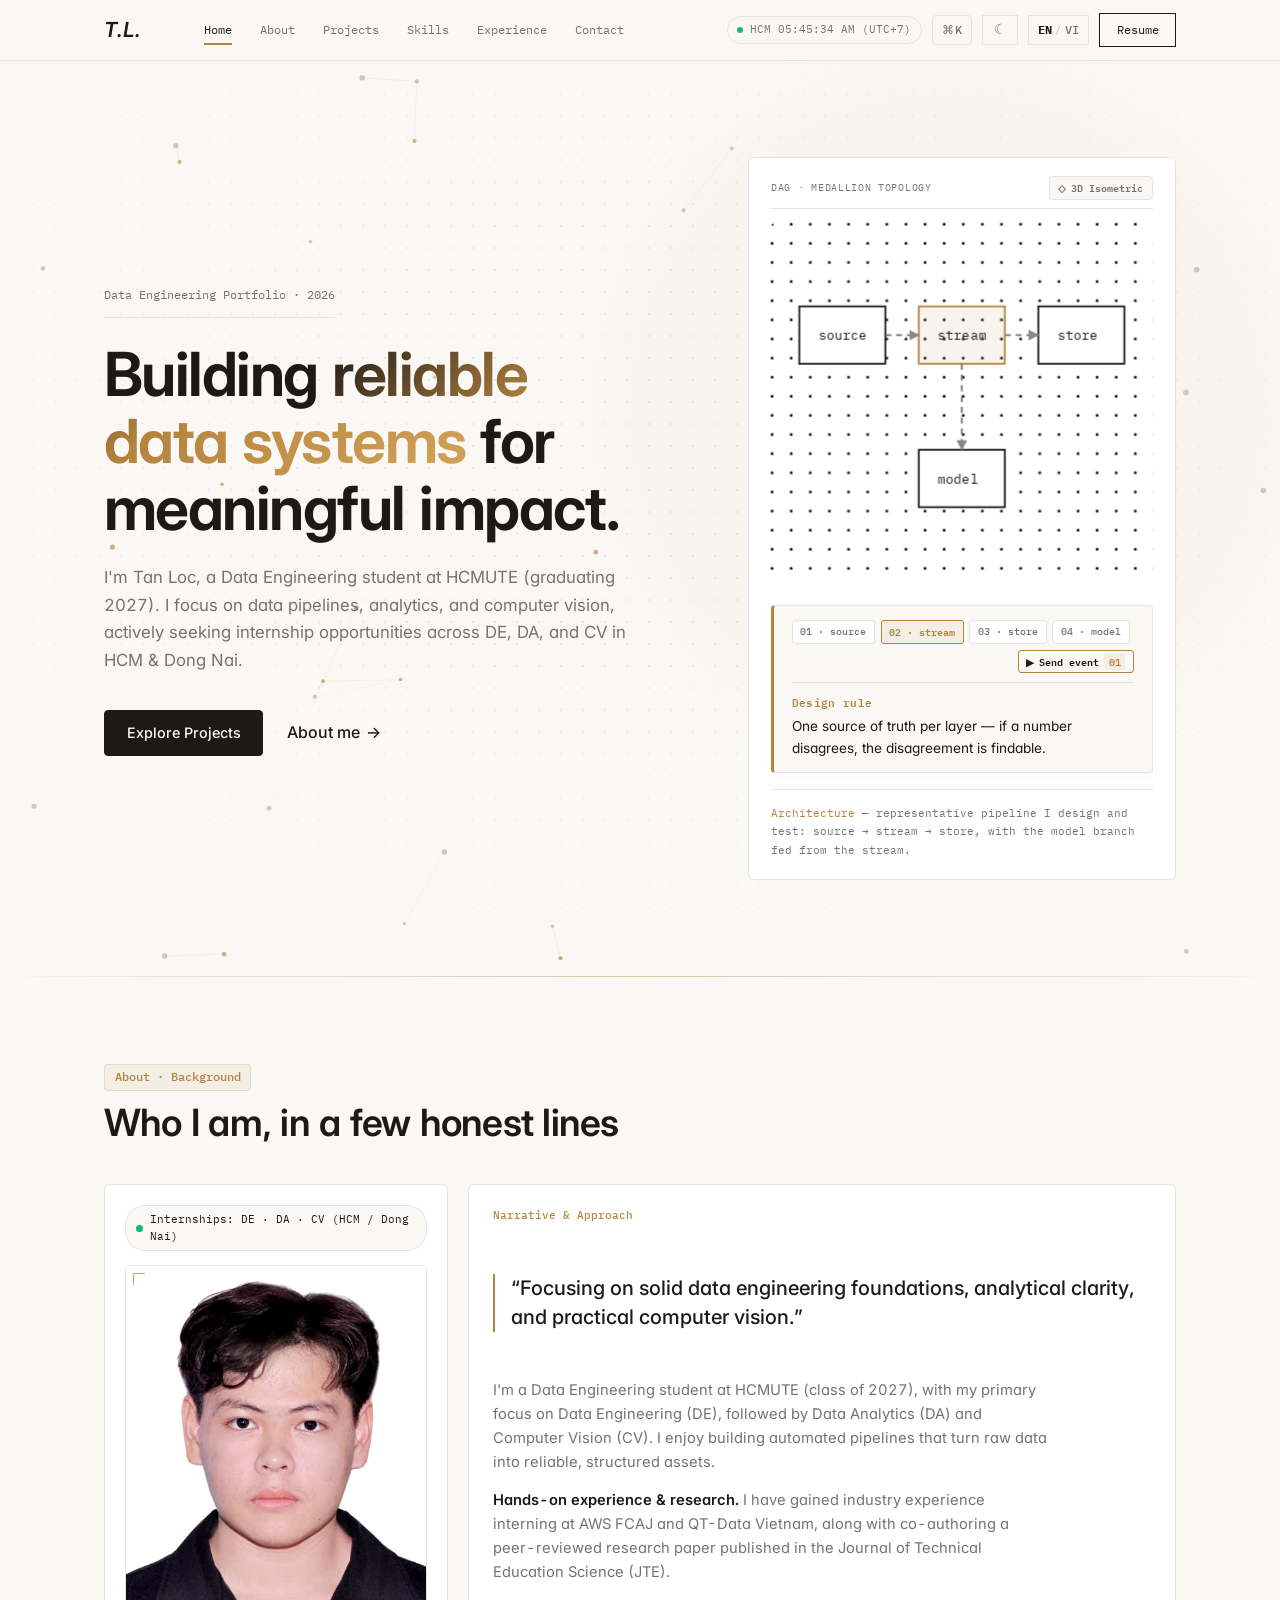
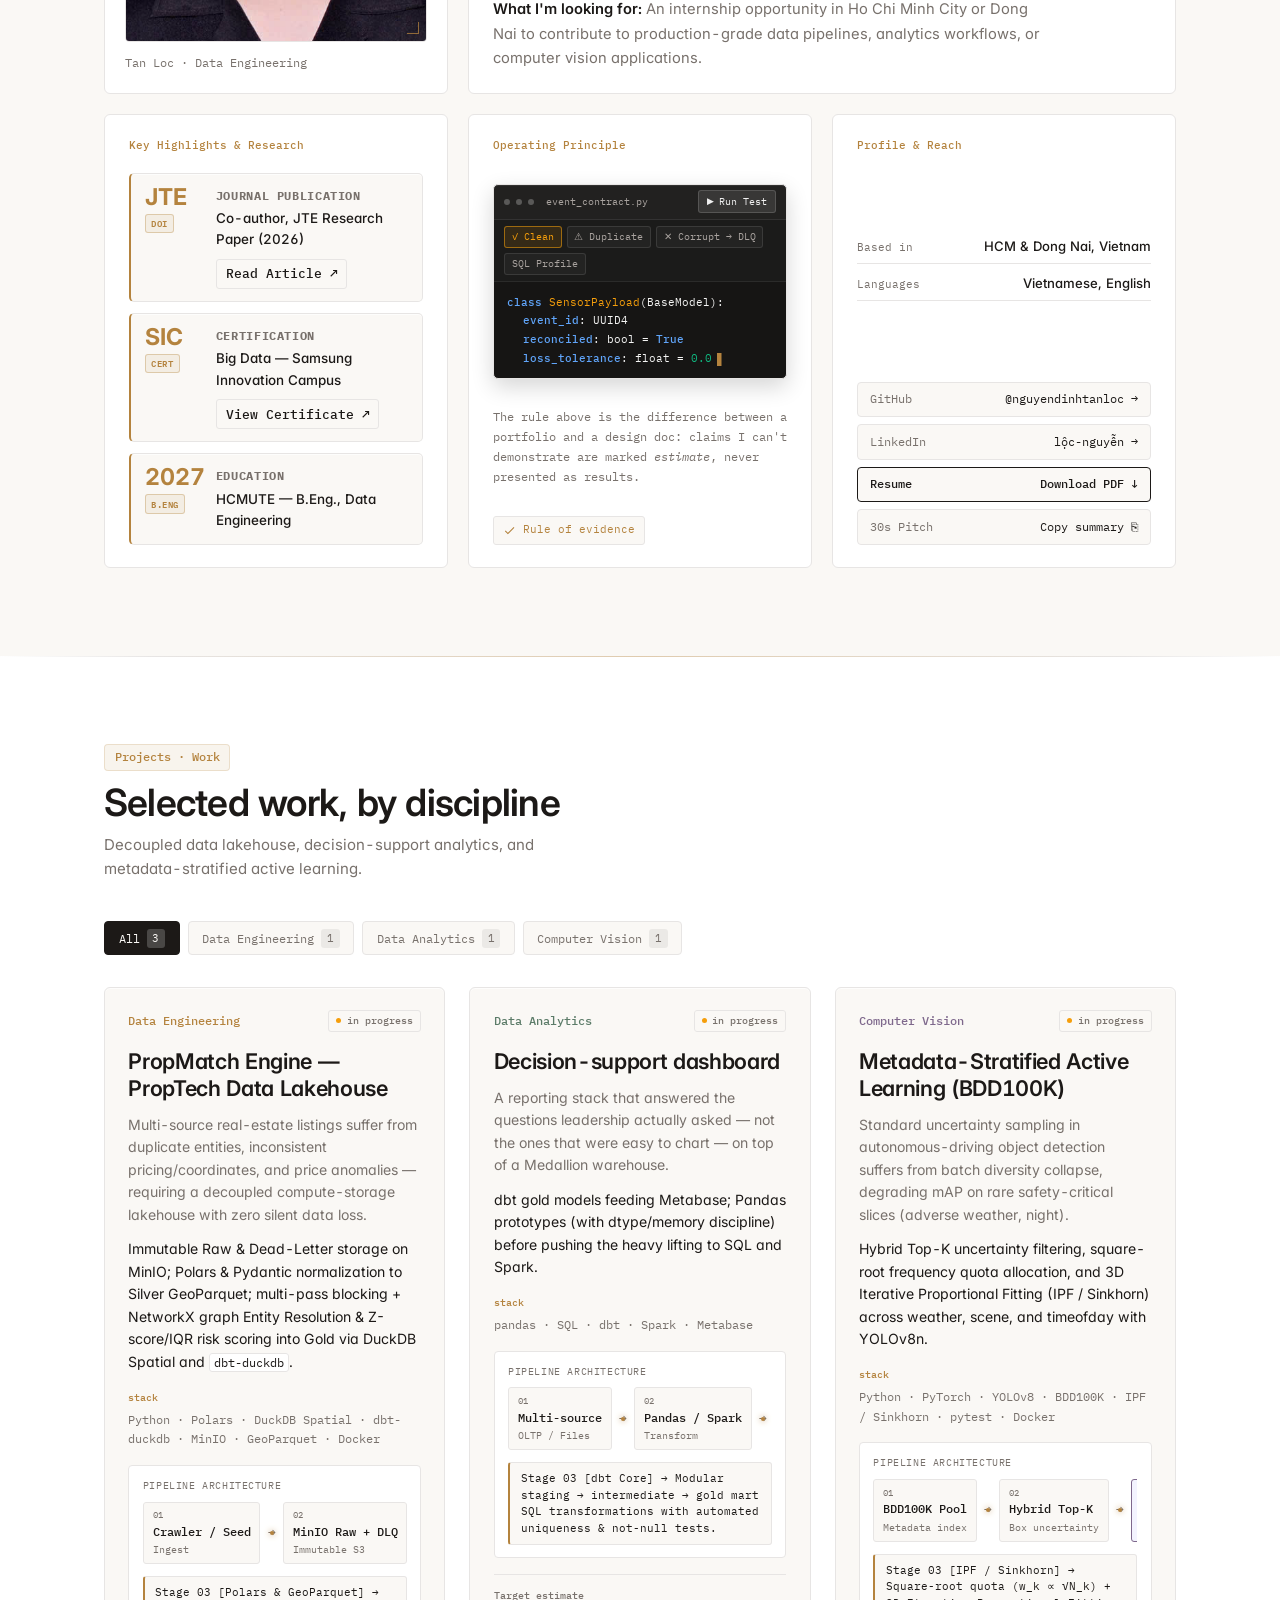
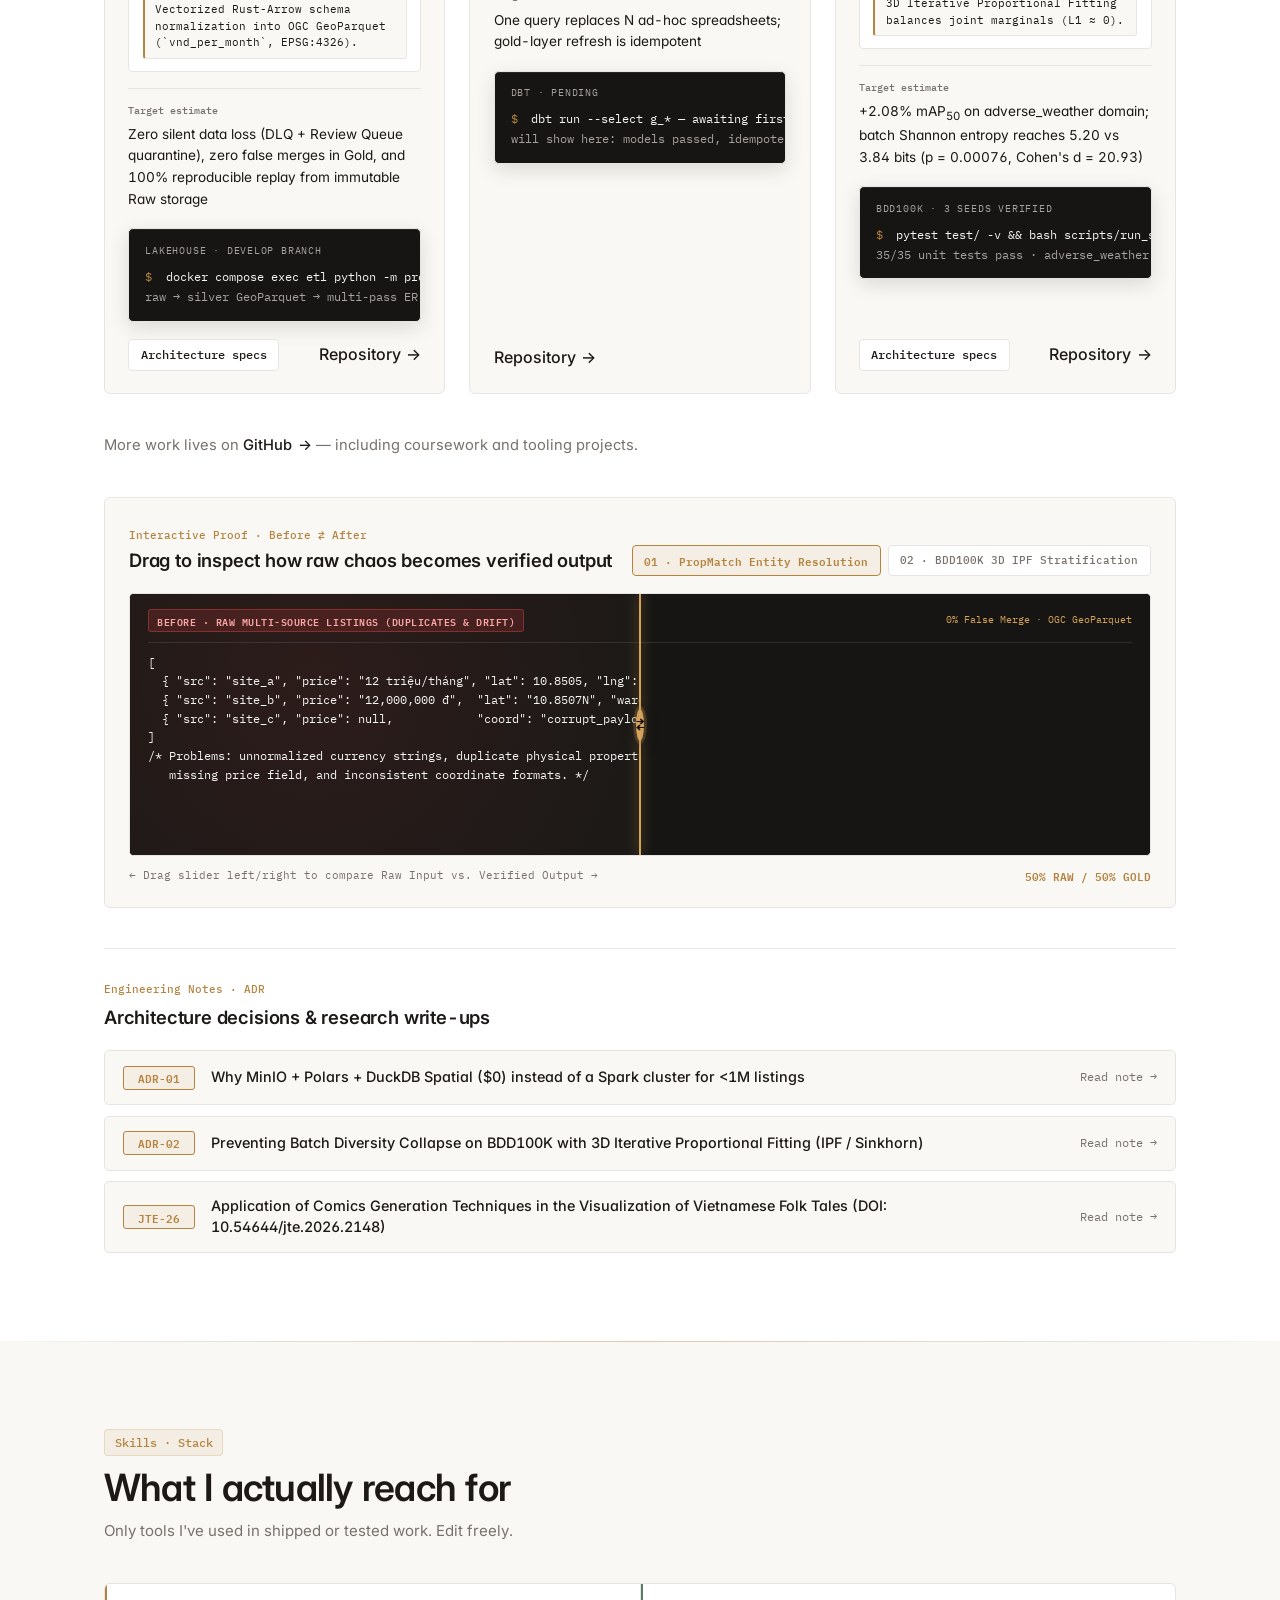
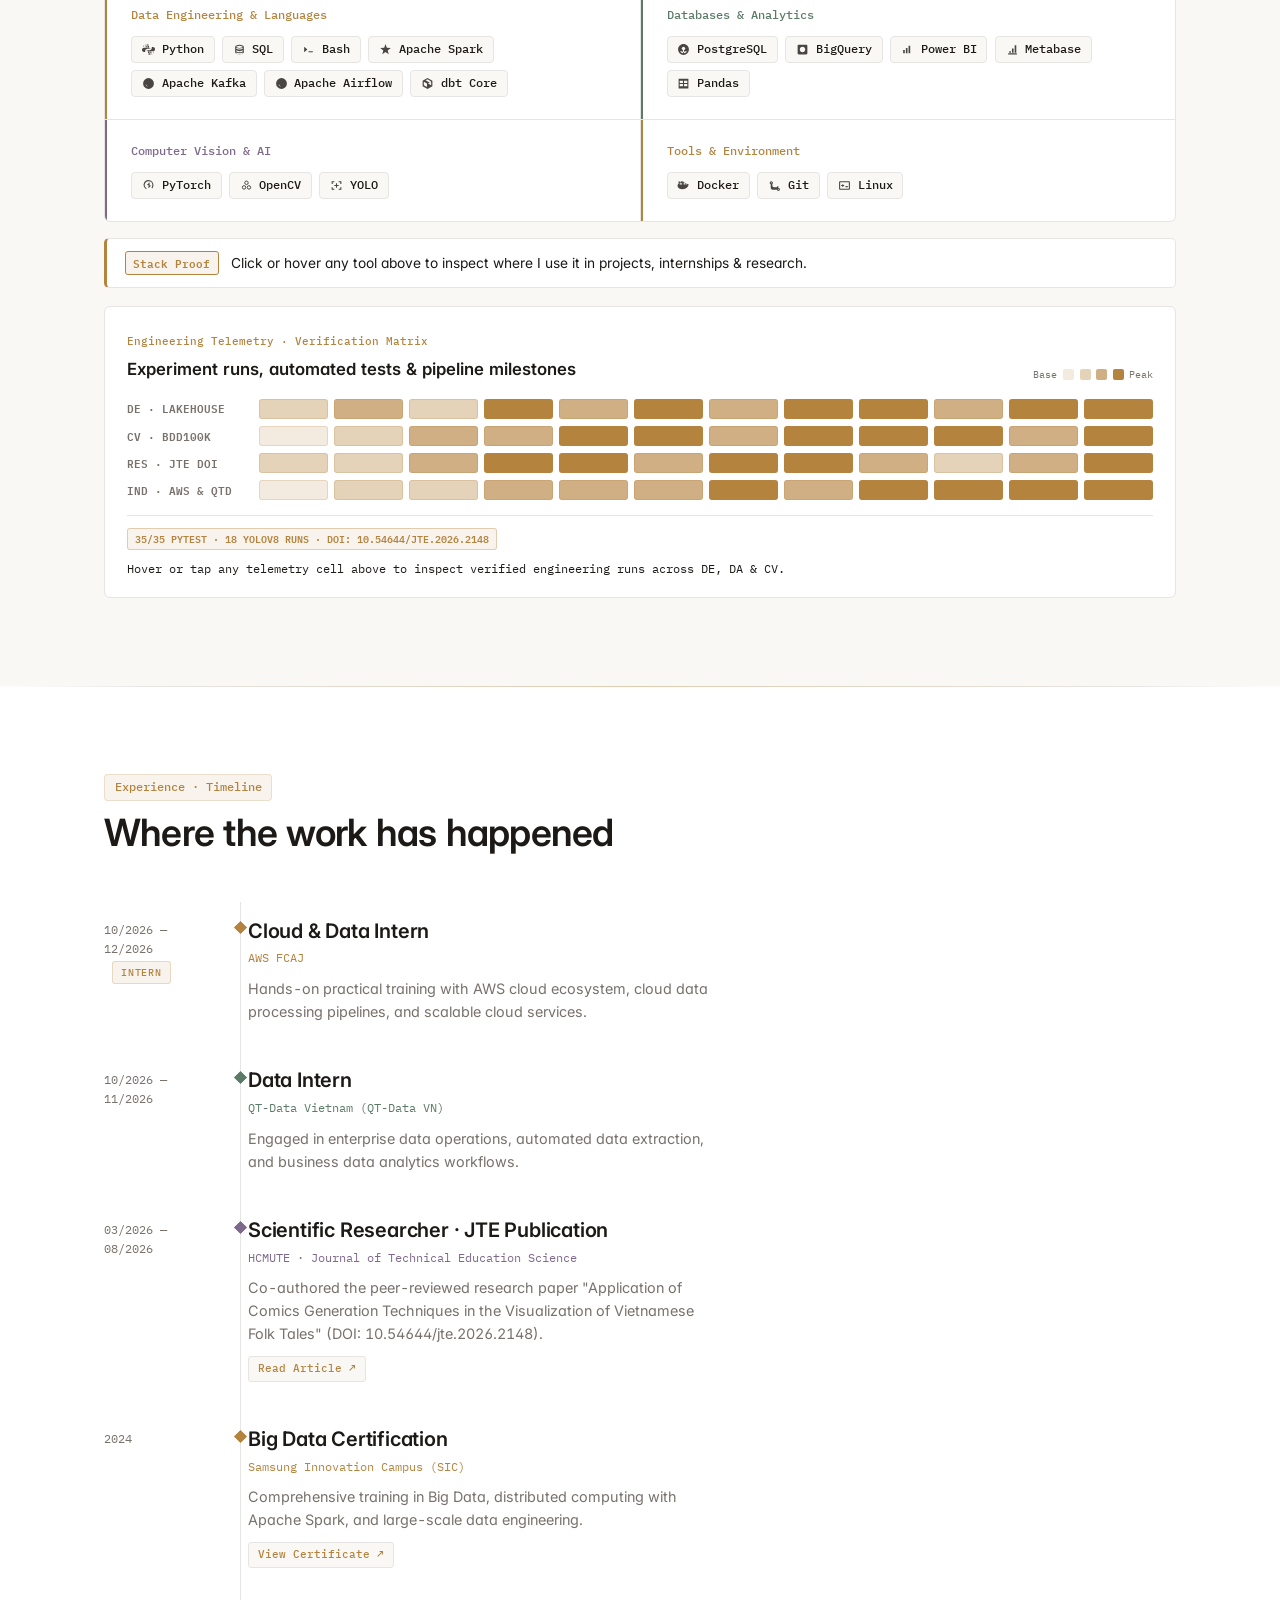
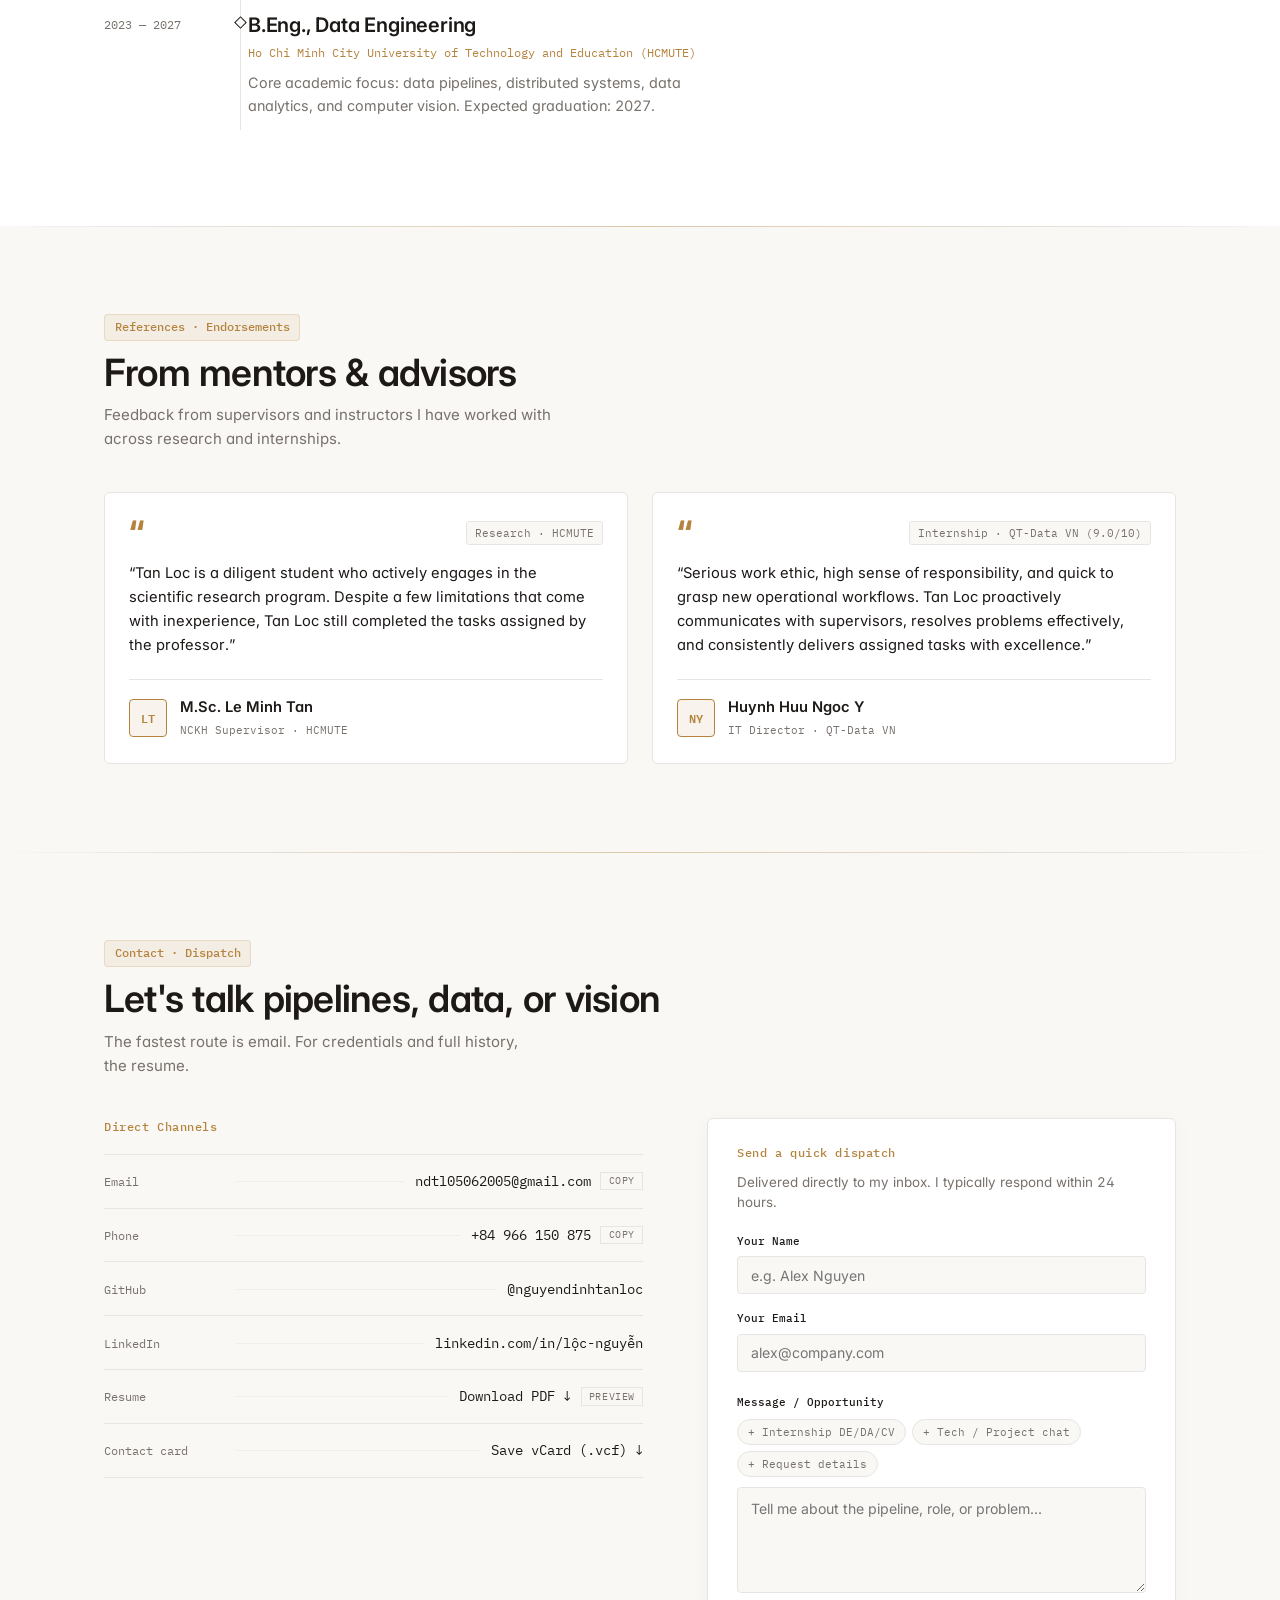
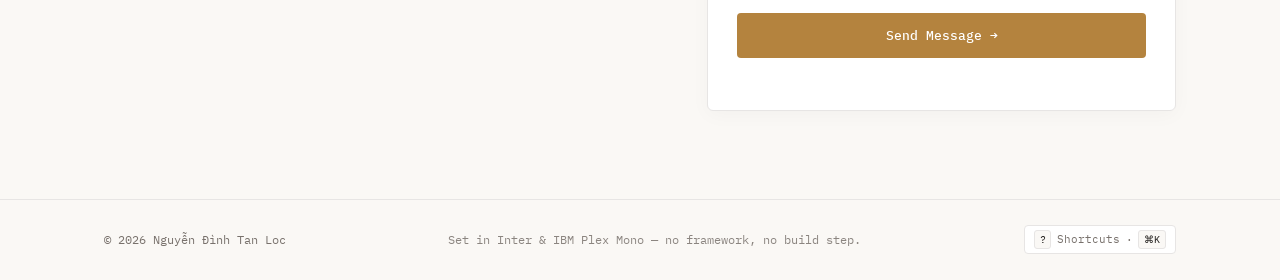
<file: index.html>
<!doctype html>
<html lang="en">

<head>
  <meta charset="utf-8">
  <meta name="viewport" content="width=device-width, initial-scale=1">
  <title>Tan Loc — Data Engineering · Analytics · Computer Vision</title>
  <meta name="description"
    content="Nguyễn Đình Tan Loc — Data Engineering student at HCMUTE (graduating 2027) building data pipelines, analytics, and computer-vision systems. Selected projects, capabilities, and contact.">
  <meta property="og:title" content="Tan Loc — Data Engineering · Analytics · Computer Vision">
  <meta property="og:description"
    content="Data Engineering portfolio of Tan Loc (HCMUTE 2027): data pipelines, analytics, and computer vision.">
  <meta property="og:type" content="website">
  <meta property="og:image" content="assets/images/og-image.png">
  <meta property="og:image:type" content="image/png">
  <meta property="og:image:width" content="1200">
  <meta property="og:image:height" content="630">
  <meta name="twitter:card" content="summary_large_image">
  <meta name="twitter:title" content="Tan Loc — Data Engineering · Analytics · Computer Vision">
  <meta name="twitter:description"
    content="Data Engineering portfolio of Tan Loc (HCMUTE 2027): data pipelines, analytics, and computer vision.">
  <meta name="twitter:image" content="assets/images/og-image.png">
  <meta name="theme-color" content="#faf8f5">
  <link rel="icon" type="image/svg+xml" href="assets/icons/favicon.svg">

  <script type="application/ld+json">
  {
    "@context": "https://schema.org",
    "@type": "Person",
    "name": "Nguyễn Đình Tan Loc",
    "alternateName": "Tan Loc Nguyen",
    "jobTitle": "Data Engineer",
    "alumniOf": {
      "@type": "CollegeOrUniversity",
      "name": "Ho Chi Minh City University of Technology and Education (HCMUTE)"
    },
    "knowsAbout": [
      "Data Engineering",
      "Data Pipelines",
      "Apache Spark",
      "dbt",
      "Apache Airflow",
      "Data Analytics",
      "Computer Vision",
      "PyTorch",
      "AWS"
    ],
    "email": "mailto:ndtl05062005@gmail.com",
    "telephone": "+84966150875",
    "sameAs": [
      "https://github.com/nguyendinhtanloc",
      "https://www.linkedin.com/in/l%E1%BB%99c-nguy%E1%BB%85n-492944448/"
    ]
  }
  </script>
  <!-- canonical + real OG URL: add once deployed at the final domain -->
  <link rel="preconnect" href="https://fonts.googleapis.com">
  <link rel="preconnect" href="https://fonts.gstatic.com" crossorigin>
  <link
    href="https://fonts.googleapis.com/css2?family=Inter:wght@400;500;600;700&family=IBM+Plex+Mono:ital,wght@0,400;0,500;0,600;1,400&display=swap"
    rel="stylesheet">
  <link rel="stylesheet" href="styles.css?v=13">
  <script>
    (function () {
      try {
        var t = localStorage.getItem("pf-theme") || (window.matchMedia("(prefers-color-scheme: dark)").matches ? "dark" : "light");
        if (t === "dark") document.documentElement.setAttribute("data-theme", "dark");
        if (sessionStorage.getItem("pf-booted") === "1" || window.matchMedia("(prefers-reduced-motion: reduce)").matches) {
          document.documentElement.setAttribute("data-boot", "done");
        }
      } catch (e) { }
    })();
  </script>
</head>

<body>
  <!-- ============ SYSTEM TELEMETRY BOOT CURTAIN (0.85s once per session) ============ -->
  <div id="boot-curtain" class="boot-curtain" aria-hidden="true">
    <div class="boot-hud">
      <div class="boot-head">
        <span class="boot-monogram">T.L.</span>
        <span class="boot-tag">DATA ENGINEERING SYSTEM · v2026.11</span>
      </div>
      <div class="boot-metric-row">
        <span class="boot-label" id="boot-log">[01/03] MOUNTING LAKEHOUSE &amp; ACTIVE LEARNING ENGINE...</span>
        <span class="boot-pct" id="boot-pct">00%</span>
      </div>
      <div class="boot-bar-track">
        <div class="boot-bar-fill" id="boot-bar-fill"></div>
      </div>
      <div class="boot-meta">
        <span>MINIO · POLARS · DUCKDB SPATIAL</span>
        <span>35/35 TESTS VERIFIED</span>
      </div>
    </div>
  </div>

  <div id="top" tabindex="-1"></div>
  <div class="progress-bar" id="progress-bar" aria-hidden="true"></div>
  <a class="skip" href="#home">Skip to content</a>

  <!-- ============ NAV ============ -->
  <header class="nav">
    <div class="nav-inner">
      <a class="monogram" href="#home">T.L.</a>
      <button class="nav-toggle" aria-expanded="false" aria-controls="nav-menu" aria-label="Menu">
        <span class="nav-toggle-bar"></span>
        <span class="nav-toggle-bar"></span>
      </button>
      <nav id="nav-menu" aria-label="Primary">
        <a href="#home" class="nav-link is-active" data-spy data-i18n="nav.home">Home</a>
        <a href="#about" class="nav-link" data-spy data-i18n="nav.about">About</a>
        <a href="#projects" class="nav-link" data-spy data-i18n="nav.projects">Projects</a>
        <a href="#skills" class="nav-link" data-spy data-i18n="nav.skills">Skills</a>
        <a href="#experience" class="nav-link" data-spy data-i18n="nav.exp">Experience</a>
        <a href="#contact" class="nav-link" data-spy data-i18n="nav.contact">Contact</a>
        <div class="mobile-nav-extra">
          <a class="btn-resume" href="assets/docs/NguyenDinhTanLoc_Resume.pdf" data-resume-preview data-i18n="nav.resume">Resume</a>
        </div>
      </nav>
      <div class="nav-actions">
        <div class="live-status-pill" id="live-time-pill" title="Live Local Time in Vietnam">
          <span class="live-dot" aria-hidden="true"></span>
          <span id="live-time-text">HCM 02:08 AM (UTC+7)</span>
        </div>
        <button type="button" class="btn-cmd-palette" id="btn-cmd-palette" aria-label="Command palette" title="Press ⌘K or Ctrl+K to open" data-i18n-title="cmd.btn.label">
          <span class="cmd-icon">⌘K</span>
        </button>
        <button class="theme-toggle" aria-label="Toggle color theme" title="Toggle dark/light mode">
          <span class="theme-icon" aria-hidden="true">☾</span>
        </button>
        <button class="lang-toggle" aria-label="Toggle language (English / Tiếng Việt)" title="Switch language (EN / VI)">
          <span class="lang-opt is-active" data-lang="en">EN</span>
          <span class="lang-sep">/</span>
          <span class="lang-opt" data-lang="vi">VI</span>
        </button>
        <a class="btn-resume" href="assets/docs/NguyenDinhTanLoc_Resume.pdf" data-resume-preview
          data-i18n="nav.resume">Resume</a>
      </div>
    </div>
  </header>

  <main id="home">
    <!-- ============ HERO ============ -->
    <section class="hero" aria-labelledby="hero-title">
      <canvas id="hero-canvas" class="hero-canvas" aria-hidden="true"></canvas>
      <div class="container hero-grid">
        <div class="hero-text">
          <p class="hero-issue" data-i18n="hero.issue">Data Engineering Portfolio · 2026</p>
          <h1 id="hero-title" class="hero-title" data-i18n="hero.title" data-i18n-type="html">
            Building <span class="hero-accent">reliable data systems</span> for meaningful impact.
          </h1>
          <p class="hero-lede" data-i18n="hero.lede">
            I'm Tan Loc, a Data Engineering student at HCMUTE (graduating 2027). I focus on data pipelines, analytics, and computer vision, actively seeking internship opportunities across DE, DA, and CV in HCM &amp; Dong Nai.
          </p>
          <div class="hero-cta">
            <a class="btn-primary" href="#projects" data-i18n="hero.cta.primary">Explore Projects</a>
            <a class="link-arrow" href="#about" data-i18n="hero.cta.about" data-i18n-type="html">About me <span
                aria-hidden="true">→</span></a>
          </div>
        </div>

        <!-- Editorial visual: restrained data-lab motif (pure CSS/SVG, no fake photos) -->
        <figure class="hero-visual" id="hero-visual" aria-label="Abstract pipeline motif: source, stream, and warehouse">
          <div class="hero-visual-bar">
            <span class="hero-visual-tag">DAG · MEDALLION TOPOLOGY</span>
            <button type="button" class="hero-3d-btn" id="btn-hero-3d" aria-pressed="false" title="Toggle 3D Isometric Exploded View">
              <span class="cube-icon" aria-hidden="true">◇</span>
              <span data-i18n="hero.3d.btn">3D Isometric</span>
            </button>
          </div>
          <div class="hero-motif-stage" id="hero-motif-stage">
            <div class="iso-rig" id="iso-rig">
              <div class="iso-plane iso-plane-floor" aria-hidden="true">
                <span class="iso-corner-tag">S3://MINIO · STORAGE LAYER (Z: -32px)</span>
              </div>
              <div class="iso-plane iso-plane-mid" aria-hidden="true">
                <span class="iso-corner-tag">POLARS + DUCKDB · COMPUTE MESH (Z: -14px)</span>
              </div>
              <svg class="hero-motif" viewBox="0 0 320 300">
            <defs>
              <marker id="hero-arrow" viewBox="0 0 10 10" refX="9" refY="5" markerWidth="6" markerHeight="6"
                orient="auto-start-reverse">
                <path d="M0,0 L10,5 L0,10 z" fill="#8A8880" />
              </marker>
            </defs>
            <!-- dot grid -->
            <g>
              <pattern id="dotgrid" width="16" height="16" patternUnits="userSpaceOnUse">
                <circle cx="1.2" cy="1.2" r="1.2" class="dot" />
              </pattern>
              <rect x="0" y="0" width="320" height="300" fill="url(#dotgrid)" />
            </g>
            <!-- pipeline -->
            <g>
              <g class="pipe-group" data-node="source">
                <rect class="pipe-node" x="24" y="70" width="72" height="48" />
                <text class="pipe-label" x="40" y="98">source</text>
              </g>

              <g class="pipe-group is-selected" data-node="stream">
                <rect class="pipe-node pipe-node-acc" x="124" y="70" width="72" height="48" />
                <text class="pipe-label" x="140" y="98">stream</text>
              </g>

              <g class="pipe-group" data-node="store">
                <rect class="pipe-node" x="224" y="70" width="72" height="48" />
                <text class="pipe-label" x="240" y="98">store</text>
              </g>

              <path class="pipe-line" d="M96 94 H124" />
              <path class="pipe-line" d="M196 94 H224" />

              <g class="pipe-group" data-node="model">
                <rect class="pipe-node" x="124" y="190" width="72" height="48" />
                <text class="pipe-label" x="140" y="218">model</text>
              </g>
              <path class="pipe-line" d="M160 118 V190" />

              <!-- one signal pulse that SPLITS at the stream:
                   both copies travel (store | model), then fade out at the last hop.
                   Runs once on load; hidden under prefers-reduced-motion -->
              <g class="signal signal-a">
                <circle cx="60" cy="94" r="5.5" />
              </g>
              <g class="signal signal-b">
                <circle cx="160" cy="94" r="5.5" />
              </g>
              <g class="signal signal-c">
                <circle cx="160" cy="118" r="5.5" />
              </g>
            </g>
          </svg>
              <div class="iso-float-hud" aria-hidden="true">
                <span class="iso-badge iso-badge-top">DAG · 0% SILENT LOSS</span>
                <span class="iso-badge iso-badge-bot">DRAG / MOVE TO ORBIT 3D</span>
              </div>
            </div>
          </div>

          <!-- interactive layer inspector note -->
          <div class="hero-note" role="region" aria-label="Pipeline layer inspector">
            <div class="hero-layer-tabs" role="tablist" aria-label="Inspect pipeline layers">
              <button type="button" class="hero-layer-btn" role="tab" aria-selected="false" data-node="source">01 · source</button>
              <button type="button" class="hero-layer-btn is-active" role="tab" aria-selected="true" data-node="stream">02 · stream</button>
              <button type="button" class="hero-layer-btn" role="tab" aria-selected="false" data-node="store">03 · store</button>
              <button type="button" class="hero-layer-btn" role="tab" aria-selected="false" data-node="model">04 · model</button>
              <button type="button" class="hero-pulse-btn" id="btn-hero-pulse">
                <span aria-hidden="true">▶</span>
                <span data-i18n="hero.pulse.btn">Send event</span>
                <span class="hero-pulse-count" id="hero-pulse-count">01</span>
              </button>
            </div>
            <p class="hero-note-label" data-i18n="hero.note.label">Design rule</p>
            <p class="hero-note-text" data-i18n="hero.note.text">One source of truth per layer — if a number disagrees,
              the disagreement is findable.</p>
          </div>
          <figcaption class="figcap" data-i18n="hero.figcap" data-i18n-type="html">
            <span class="fig-label">Architecture</span> — representative pipeline I design and test: source → stream → store,
            with the model branch fed from the stream.
          </figcaption>
        </figure>
      </div>
    </section>

    <!-- ============ ABOUT ============ -->
    <section class="section about" id="about" aria-labelledby="about-title">
      <div class="container">
        <div class="section-head">
          <span class="section-badge" data-i18n="about.badge">About · Background</span>
          <h2 id="about-title" class="section-title" data-i18n="about.title">Who I am, in a few honest lines</h2>
        </div>
        <div class="bento-grid">
          <!-- BENTO 1: PORTRAIT & LIVE STATUS (span 4 cols) -->
          <article class="bento-card bento-portrait-card">
            <div class="bento-status">
              <span class="status-pulse" aria-hidden="true"></span>
              <span class="status-text" data-i18n="about.f.open.v">Internships: DE · DA · CV (HCM / Dong Nai)</span>
            </div>
            <div class="bento-portrait-frame">
              <img src="assets/images/anh-cv.jpg" alt="Nguyễn Đình Tan Loc" class="bento-portrait-img" width="437" height="614" loading="lazy">
            </div>
            <div class="bento-card-footer">
              <span data-i18n="about.portrait.cap">Tan Loc · Data Engineering</span>
            </div>
          </article>

          <!-- BENTO 2: CORE STORY & PULL QUOTE (span 8 cols) -->
          <article class="bento-card bento-story-card">
            <header class="bento-card-header">
              <span class="bento-tag" data-i18n="bento.story.tag">Narrative &amp; Approach</span>
            </header>
            <blockquote class="bento-quote" data-i18n="bento.quote" data-i18n-type="html">
              “Focusing on solid data engineering foundations, analytical clarity, and practical computer vision.”
            </blockquote>
            <div class="bento-copy">
              <p data-i18n="about.p1">
                I'm a Data Engineering student at HCMUTE (class of 2027), with my primary focus on Data Engineering (DE), followed by Data Analytics (DA) and Computer Vision (CV). I enjoy building automated pipelines that turn raw data into reliable, structured assets.
              </p>
              <p data-i18n="about.p2" data-i18n-type="html">
                <strong>Hands-on experience &amp; research.</strong> I have gained industry experience interning at AWS FCAJ and QT-Data Vietnam, along with co-authoring a peer-reviewed research paper published in the Journal of Technical Education Science (JTE).
              </p>
              <p data-i18n="about.p3" data-i18n-type="html">
                <strong>What I'm looking for:</strong> An internship opportunity in Ho Chi Minh City or Dong Nai to contribute to production-grade data pipelines, analytics workflows, or computer vision applications.
              </p>
            </div>
          </article>

          <!-- BENTO 3: KEY METRICS & DEGREE (span 4 cols) -->
          <article class="bento-card bento-stats-card">
            <header class="bento-card-header">
              <span class="bento-tag" data-i18n="bento.stats.tag">Key Highlights &amp; Research</span>
            </header>
            <div class="bento-stat-list">
              <div class="bento-stat-item">
                <div class="bento-stat-badge-col">
                  <span class="bento-stat-num">JTE</span>
                  <span class="bento-stat-pill">DOI</span>
                </div>
                <div class="bento-stat-meta">
                  <strong data-i18n="bento.stat.paper.title">Journal Publication</strong>
                  <span data-i18n="bento.stat.paper.desc">Co-author, JTE Research Paper (2026)</span>
                  <a href="https://jte.edu.vn/index.php/jte/article/view/2148" target="_blank" rel="noopener" class="btn-cert-link" style="text-decoration: none;">
                    <span data-i18n="paper.btn.view">Read Article ↗</span>
                  </a>
                </div>
              </div>
              <div class="bento-stat-item">
                <div class="bento-stat-badge-col">
                  <span class="bento-stat-num">SIC</span>
                  <span class="bento-stat-pill">CERT</span>
                </div>
                <div class="bento-stat-meta">
                  <strong data-i18n="about.f.cert.d">Certification</strong>
                  <span data-i18n="about.f.cert.v">Big Data — Samsung Innovation Campus</span>
                  <button type="button" class="btn-cert-link" data-cert="assets/images/bd-certificate.jpg">
                    <span data-i18n="cert.btn.view">View Certificate ↗</span>
                  </button>
                </div>
              </div>
              <div class="bento-stat-item">
                <div class="bento-stat-badge-col">
                  <span class="bento-stat-num">2027</span>
                  <span class="bento-stat-pill">B.ENG</span>
                </div>
                <div class="bento-stat-meta">
                  <strong data-i18n="about.f.edu.d">Education</strong>
                  <span data-i18n="about.f.edu.v">HCMUTE — B.Eng., Data Engineering</span>
                </div>
              </div>
            </div>
          </article>

          <!-- BENTO 4: OPERATING PRINCIPLE / VERIFIED CODE (span 4 cols) -->
          <article class="bento-card bento-principle-card" role="note">
            <header class="bento-card-header">
              <span class="bento-tag" data-i18n="about.principle.title">Operating Principle</span>
            </header>
            <div class="bento-terminal">
              <div class="terminal-bar">
                <span class="term-dot"></span>
                <span class="term-dot"></span>
                <span class="term-dot"></span>
                <span class="term-title">event_contract.py</span>
                <button type="button" class="btn-run-term" id="btn-run-term">
                  <span class="btn-run-icon">▶</span>
                  <span class="btn-run-text" data-i18n="bento.term.run">Run Test</span>
                </button>
              </div>
              <div class="terminal-modes" role="tablist" aria-label="Simulation modes">
                <button type="button" class="term-mode-btn is-active" data-term-mode="clean">✓ Clean</button>
                <button type="button" class="term-mode-btn" data-term-mode="dupe">⚠ Duplicate</button>
                <button type="button" class="term-mode-btn" data-term-mode="dlq">✕ Corrupt → DLQ</button>
                <button type="button" class="term-mode-btn" data-term-mode="sql">SQL Profile</button>
              </div>
              <div class="terminal-body">
                <p class="term-line"><span class="term-kwd">class</span> <span class="term-fn">SensorPayload</span>(BaseModel):</p>
                <p class="term-line term-indent"><span class="term-kwd">event_id</span>: UUID4</p>
                <p class="term-line term-indent"><span class="term-kwd">reconciled</span>: bool = <span class="term-kwd">True</span></p>
                <p class="term-line term-indent"><span class="term-kwd">loss_tolerance</span>: float = <span class="term-str">0.0</span></p>
              </div>
            </div>
            <p class="bento-principle-desc" data-i18n="about.margin" data-i18n-type="html">
              The rule above is the difference between a portfolio and a design doc: claims I can't demonstrate are marked <em>estimate</em>, never presented as results.
            </p>
            <div class="bento-badge-verified">
              <svg class="badge-check-icon" viewBox="0 0 24 24" aria-hidden="true"><path d="M9 16.17L4.83 12l-1.42 1.41L9 19 21 7l-1.41-1.41z"/></svg>
              <span data-i18n="about.principle.tag">Rule of evidence</span>
            </div>
          </article>

          <!-- BENTO 5: PROFILE & CONNECT (span 4 cols) -->
          <article class="bento-card bento-connect-card">
            <header class="bento-card-header">
              <span class="bento-tag" data-i18n="bento.connect.tag">Profile &amp; Reach</span>
            </header>
            <dl class="bento-facts-list">
              <div class="bento-fact-row">
                <dt data-i18n="about.f.base.d">Based in</dt>
                <dd data-i18n="about.f.base.v">HCM &amp; Dong Nai, Vietnam</dd>
              </div>
              <div class="bento-fact-row">
                <dt data-i18n="about.f.lang.d">Languages</dt>
                <dd data-i18n="about.f.lang.v">Vietnamese, English</dd>
              </div>
            </dl>
            <div class="bento-links-grid">
              <a class="bento-action-link" href="https://github.com/nguyendinhtanloc" target="_blank" rel="noopener">
                <span class="link-label">GitHub</span>
                <span class="link-val">@nguyendinhtanloc →</span>
              </a>
              <a class="bento-action-link" href="https://www.linkedin.com/in/l%E1%BB%99c-nguy%E1%BB%85n-492944448/" target="_blank" rel="noopener">
                <span class="link-label">LinkedIn</span>
                <span class="link-val">lộc-nguyễn →</span>
              </a>
              <a class="bento-action-link bento-action-highlight" href="assets/docs/NguyenDinhTanLoc_Resume.pdf" data-resume-preview>
                <span class="link-label" data-i18n="c.resume.k">Resume</span>
                <span class="link-val" data-i18n="c.resume.v">Download PDF ↓</span>
              </a>
              <button type="button" class="bento-action-link" data-copy-pitch>
                <span class="link-label" data-i18n="bento.pitch.k">30s Pitch</span>
                <span class="link-val" data-i18n="bento.pitch.v">Copy summary ⎘</span>
              </button>
            </div>
          </article>
        </div>
      </div>
    </section>

    <!-- ============ PROJECTS ============ -->
    <section class="section projects" id="projects" aria-labelledby="projects-title">
      <div class="container">
        <div class="section-head">
          <span class="section-badge" data-i18n="projects.badge">Projects · Work</span>
          <h2 id="projects-title" class="section-title" data-i18n="projects.title">Selected work, by discipline</h2>
          <p class="section-note" data-i18n="projects.note">
            Decoupled data lakehouse, decision-support analytics, and metadata-stratified active learning.
          </p>
        </div>

        <!-- Project Discipline Filter Tabs -->
        <div class="project-filters" aria-label="Filter projects by discipline">
          <button type="button" class="project-filter-btn is-active" data-filter="all" aria-pressed="true">
            <span data-i18n="p.filter.all">All</span> <span class="filter-count">3</span>
          </button>
          <button type="button" class="project-filter-btn" data-filter="de" aria-pressed="false">
            <span data-i18n="p.filter.de">Data Engineering</span> <span class="filter-count">1</span>
          </button>
          <button type="button" class="project-filter-btn" data-filter="da" aria-pressed="false">
            <span data-i18n="p.filter.da">Data Analytics</span> <span class="filter-count">1</span>
          </button>
          <button type="button" class="project-filter-btn" data-filter="cv" aria-pressed="false">
            <span data-i18n="p.filter.cv">Computer Vision</span> <span class="filter-count">1</span>
          </button>
        </div>
        <p class="sr-live" id="filter-live" aria-live="polite"></p>

        <div class="project-grid">
          <!-- 01 — Data Engineering -->
          <article class="project project-de" aria-labelledby="p1-title">
            <header class="project-top">
              <span class="project-cat">Data Engineering</span>
              <span class="project-status"><span class="status-dot-pulse status-dot-amber" aria-hidden="true"></span><span data-i18n="p.status.wip">in progress</span></span>
            </header>
            <h3 id="p1-title" class="project-name" data-i18n="p1.name">PropMatch Engine — PropTech Data Lakehouse</h3>
            <p class="project-problem" data-i18n="p1.problem">
              Multi-source real-estate listings suffer from duplicate entities, inconsistent pricing/coordinates, and price anomalies — requiring a decoupled compute-storage lakehouse with zero silent data loss.
            </p>
            <p class="project-impl" data-i18n="p1.impl" data-i18n-type="html">
              Immutable Raw &amp; Dead-Letter storage on MinIO; Polars &amp; Pydantic normalization to Silver GeoParquet; multi-pass blocking + NetworkX graph Entity Resolution &amp; Z-score/IQR risk scoring into Gold via DuckDB Spatial and <code>dbt-duckdb</code>.
            </p>
            <p class="project-tech" aria-label="Technologies">
              <span class="tech-label" data-i18n="p.techlabel">stack</span>
              Python · Polars · DuckDB Spatial · dbt-duckdb · MinIO · GeoParquet · Docker
            </p>
            <div class="pipeline-flow" aria-label="Pipeline Architecture Flow">
              <span class="flow-label" data-i18n="p.flowlabel">Pipeline Architecture</span>
              <div class="flow-track">
                <div class="flow-step">
                  <span class="flow-step-idx">01</span>
                  <span class="flow-step-name">Crawler / Seed</span>
                  <span class="flow-step-sub">Ingest</span>
                </div>
                <span class="flow-arrow" aria-hidden="true">→</span>
                <div class="flow-step">
                  <span class="flow-step-idx">02</span>
                  <span class="flow-step-name">MinIO Raw + DLQ</span>
                  <span class="flow-step-sub">Immutable S3</span>
                </div>
                <span class="flow-arrow" aria-hidden="true">→</span>
                <div class="flow-step flow-step-highlight">
                  <span class="flow-step-idx">03</span>
                  <span class="flow-step-name">Polars &amp; GeoParquet</span>
                  <span class="flow-step-sub">Silver SoT</span>
                </div>
                <span class="flow-arrow" aria-hidden="true">→</span>
                <div class="flow-step">
                  <span class="flow-step-idx">04</span>
                  <span class="flow-step-name">Entity Resolution</span>
                  <span class="flow-step-sub">DuckDB + NetworkX</span>
                </div>
                <span class="flow-arrow" aria-hidden="true">→</span>
                <div class="flow-step">
                  <span class="flow-step-idx">05</span>
                  <span class="flow-step-name">Gold &amp; Spatial BI</span>
                  <span class="flow-step-sub">dbt-duckdb</span>
                </div>
              </div>
            </div>
            <p class="project-result">
              <span class="result-label" data-i18n="p.resultlabel">Target estimate</span>
              <span data-i18n="p1.result" data-i18n-type="html">Zero silent data loss (DLQ + Review Queue quarantine), zero false merges in Gold, and 100% reproducible replay from immutable Raw storage</span>
            </p>
            <div class="evidence" aria-label="Verification run log">
              <span class="ev-label" data-i18n="p1.evlabel">lakehouse · develop branch</span>
              <p class="ev-line"><span class="ev-prompt">$</span> docker compose exec etl python -m propmatch.pipeline --stage full</p>
              <p class="ev-line"><span class="ev-mute" data-i18n="p1.evl2">raw → silver GeoParquet → multi-pass ER &amp; Z-score/IQR risk → gold</span></p>
            </div>
            <footer class="project-links">
              <button type="button" class="btn-case-study" data-case="p1" data-i18n="p.casestudy">Architecture specs</button>
              <a class="link-arrow" href="https://github.com/nguyendinhtanloc-Org/propmatch-engine/tree/develop" target="_blank" rel="noopener"
                data-i18n="p.repo" data-i18n-type="html">Repository <span aria-hidden="true">→</span></a>
            </footer>
          </article>

          <!-- 02 — Data Analytics -->
          <article class="project project-da" aria-labelledby="p2-title">
            <header class="project-top">
              <span class="project-cat">Data Analytics</span>
              <span class="project-status"><span class="status-dot-pulse status-dot-amber" aria-hidden="true"></span><span data-i18n="p.status.wip">in progress</span></span>
            </header>
            <h3 id="p2-title" class="project-name" data-i18n="p2.name">Decision-support dashboard</h3>
            <p class="project-problem" data-i18n="p2.problem">
              A reporting stack that answered the questions leadership actually asked —
              not the ones that were easy to chart — on top of a Medallion warehouse.
            </p>
            <p class="project-impl" data-i18n="p2.impl">
              dbt gold models feeding Metabase; Pandas prototypes (with dtype/memory
              discipline) before pushing the heavy lifting to SQL and Spark.
            </p>
            <p class="project-tech" aria-label="Technologies">
              <span class="tech-label" data-i18n="p.techlabel">stack</span>
              pandas · SQL · dbt · Spark · Metabase
            </p>
            <div class="pipeline-flow" aria-label="Pipeline Architecture Flow">
              <span class="flow-label" data-i18n="p.flowlabel">Pipeline Architecture</span>
              <div class="flow-track">
                <div class="flow-step">
                  <span class="flow-step-idx">01</span>
                  <span class="flow-step-name">Multi-source</span>
                  <span class="flow-step-sub">OLTP / Files</span>
                </div>
                <span class="flow-arrow" aria-hidden="true">→</span>
                <div class="flow-step">
                  <span class="flow-step-idx">02</span>
                  <span class="flow-step-name">Pandas / Spark</span>
                  <span class="flow-step-sub">Transform</span>
                </div>
                <span class="flow-arrow" aria-hidden="true">→</span>
                <div class="flow-step flow-step-highlight">
                  <span class="flow-step-idx">03</span>
                  <span class="flow-step-name">dbt Core</span>
                  <span class="flow-step-sub">Gold models</span>
                </div>
                <span class="flow-arrow" aria-hidden="true">→</span>
                <div class="flow-step">
                  <span class="flow-step-idx">04</span>
                  <span class="flow-step-name">Warehouse</span>
                  <span class="flow-step-sub">PostgreSQL</span>
                </div>
                <span class="flow-arrow" aria-hidden="true">→</span>
                <div class="flow-step">
                  <span class="flow-step-idx">05</span>
                  <span class="flow-step-name">Metabase</span>
                  <span class="flow-step-sub">Executive BI</span>
                </div>
              </div>
            </div>
            <p class="project-result">
              <span class="result-label" data-i18n="p.resultlabel">Target estimate</span>
              <span data-i18n="p2.result" data-i18n-type="html">One query replaces N ad-hoc spreadsheets; gold-layer
                refresh is idempotent</span>
            </p>
            <!-- Pending block: no real output yet. Paste the real dbt run log here when the gold layer ships. -->
            <div class="evidence" aria-label="Verification query — pending real data">
              <span class="ev-label" data-i18n="p2.evlabel">dbt · pending</span>
              <p class="ev-line"><span class="ev-prompt">$</span> dbt run --select g_* — awaiting first gold refresh</p>
              <p class="ev-line"><span class="ev-mute" data-i18n="p2.evl2">will show here: models passed, idempotency check</span></p>
            </div>
            <footer class="project-links">
              <a class="link-arrow" href="https://github.com/nguyendinhtanloc" target="_blank" rel="noopener"
                data-i18n="p.repo" data-i18n-type="html">Repository <span aria-hidden="true">→</span></a>
            </footer>
          </article>

          <!-- 03 — Computer Vision -->
          <article class="project project-cv" aria-labelledby="p3-title">
            <header class="project-top">
              <span class="project-cat">Computer Vision</span>
              <span class="project-status"><span class="status-dot-pulse status-dot-amber" aria-hidden="true"></span><span data-i18n="p.status.wip">in progress</span></span>
            </header>
            <h3 id="p3-title" class="project-name" data-i18n="p3.name">Metadata-Stratified Active Learning (BDD100K)</h3>
            <p class="project-problem" data-i18n="p3.problem">
              Standard uncertainty sampling in autonomous-driving object detection suffers from batch diversity collapse, degrading mAP on rare safety-critical slices (adverse weather, night).
            </p>
            <p class="project-impl" data-i18n="p3.impl">
              Hybrid Top-K uncertainty filtering, square-root frequency quota allocation, and 3D Iterative Proportional Fitting (IPF / Sinkhorn) across weather, scene, and timeofday with YOLOv8n.
            </p>
            <p class="project-tech" aria-label="Technologies">
              <span class="tech-label" data-i18n="p.techlabel">stack</span>
              Python · PyTorch · YOLOv8 · BDD100K · IPF / Sinkhorn · pytest · Docker
            </p>
            <div class="pipeline-flow" aria-label="Pipeline Architecture Flow">
              <span class="flow-label" data-i18n="p.flowlabel">Pipeline Architecture</span>
              <div class="flow-track">
                <div class="flow-step">
                  <span class="flow-step-idx">01</span>
                  <span class="flow-step-name">BDD100K Pool</span>
                  <span class="flow-step-sub">Metadata index</span>
                </div>
                <span class="flow-arrow" aria-hidden="true">→</span>
                <div class="flow-step">
                  <span class="flow-step-idx">02</span>
                  <span class="flow-step-name">Hybrid Top-K</span>
                  <span class="flow-step-sub">Box uncertainty</span>
                </div>
                <span class="flow-arrow" aria-hidden="true">→</span>
                <div class="flow-step flow-step-highlight">
                  <span class="flow-step-idx">03</span>
                  <span class="flow-step-name">IPF / Sinkhorn</span>
                  <span class="flow-step-sub">3D Stratification</span>
                </div>
                <span class="flow-arrow" aria-hidden="true">→</span>
                <div class="flow-step">
                  <span class="flow-step-idx">04</span>
                  <span class="flow-step-name">YOLOv8n Loop</span>
                  <span class="flow-step-sub">3 seeds × 6 runs</span>
                </div>
                <span class="flow-arrow" aria-hidden="true">→</span>
                <div class="flow-step">
                  <span class="flow-step-idx">05</span>
                  <span class="flow-step-name">Statistical Test</span>
                  <span class="flow-step-sub">Paired t-test</span>
                </div>
              </div>
            </div>
            <p class="project-result">
              <span class="result-label" data-i18n="p.resultlabel">Target estimate</span>
              <span data-i18n="p3.result" data-i18n-type="html">+2.08% mAP<sub>50</sub> on adverse_weather domain; batch Shannon entropy reaches 5.20 vs 3.84 bits (p = 0.00076, Cohen's d = 20.93)</span>
            </p>
            <div class="evidence" aria-label="Experimental verification log">
              <span class="ev-label" data-i18n="p3.evlabel">bdd100k · 3 seeds verified</span>
              <p class="ev-line"><span class="ev-prompt">$</span> pytest test/ -v &amp;&amp; bash scripts/run_stratify.sh</p>
              <p class="ev-line"><span class="ev-mute" data-i18n="p3.evl2">35/35 unit tests pass · adverse_weather mAP50: 0.3430 vs 0.3223 (+2.08%)</span></p>
            </div>
            <footer class="project-links">
              <button type="button" class="btn-case-study" data-case="p3" data-i18n="p.casestudy">Architecture specs</button>
              <a class="link-arrow" href="https://github.com/nguyendinhtanloc-Org/metadata-stratified-active-learning/tree/develop" target="_blank" rel="noopener"
                data-i18n="p.repo" data-i18n-type="html">Repository <span aria-hidden="true">→</span></a>
            </footer>
          </article>
        </div>

        <p class="projects-more">
          <span data-i18n="projects.more.a">More work lives on</span>
          <a class="link-arrow" href="https://github.com/nguyendinhtanloc" target="_blank"
            rel="noopener">GitHub <span aria-hidden="true">→</span></a>
          <span data-i18n="projects.more.b">— including coursework and tooling projects.</span>
        </p>

        <!-- Interactive Before ⇄ After Data Transformation Split Slider -->
        <div class="transform-lab" id="transform-lab" aria-labelledby="transform-lab-title">
          <div class="transform-lab-head">
            <div>
              <span class="adr-badge" data-i18n="tlab.badge">Interactive Proof · Before ⇄ After</span>
              <h3 id="transform-lab-title" class="adr-title" data-i18n="tlab.title">Drag to inspect how raw chaos becomes verified output</h3>
            </div>
            <div class="transform-lab-tabs" role="tablist" aria-label="Select transformation case">
              <button type="button" class="tlab-tab is-active" role="tab" aria-selected="true" data-tlab-case="de" data-i18n="tlab.tab.de">01 · PropMatch Entity Resolution</button>
              <button type="button" class="tlab-tab" role="tab" aria-selected="false" data-tlab-case="cv" data-i18n="tlab.tab.cv">02 · BDD100K 3D IPF Stratification</button>
            </div>
          </div>

          <div class="tlab-stage" id="tlab-stage" style="--split: 50%;">
            <!-- AFTER LAYER (Right / Base) -->
            <div class="tlab-pane tlab-pane-after">
              <div class="tlab-pane-header">
                <span class="tlab-pill tlab-pill-after" id="tlab-after-pill" data-i18n="tlab.de.after.pill">AFTER · GOLD CANONICAL ENTITY (DUCKDB + NETWORKX)</span>
                <span class="tlab-metric" id="tlab-after-metric">0% False Merge · OGC GeoParquet</span>
              </div>
              <pre class="tlab-code" id="tlab-after-code"><code>{
  "canonical_id": "prop_vn_79_thuduc_00421",
  "cluster_size": 3,
  "confidence_score": 0.942,
  "price_vnd_per_month": 12000000,
  "geom_wkt": "POINT(106.7718 10.8506)",
  "price_risk_zscore": -0.42,
  "anomaly_flag": "NORMAL_VERIFIED",
  "lineage_sha256": "e3b0c442...98fc1c14"
}</code></pre>
            </div>

            <!-- BEFORE LAYER (Left / Clipped overlay) -->
            <div class="tlab-pane tlab-pane-before">
              <div class="tlab-pane-header">
                <span class="tlab-pill tlab-pill-before" id="tlab-before-pill" data-i18n="tlab.de.before.pill">BEFORE · RAW MULTI-SOURCE LISTINGS (DUPLICATES &amp; DRIFT)</span>
                <span class="tlab-metric" id="tlab-before-metric">3 Unlinked Records · Schema Drift</span>
              </div>
              <pre class="tlab-code" id="tlab-before-code"><code>[
  { "src": "site_a", "price": "12 triệu/tháng", "lat": 10.8505, "lng": 106.7717 },
  { "src": "site_b", "price": "12,000,000 đ",  "lat": "10.8507N", "ward": "Linh Trung" },
  { "src": "site_c", "price": null,            "coord": "corrupt_payload -> routed_to_DLQ" }
]
/* Problems: unnormalized currency strings, duplicate physical property,
   missing price field, and inconsistent coordinate formats. */</code></pre>
            </div>

            <!-- Divider Handle -->
            <div class="tlab-divider" aria-hidden="true">
              <span class="tlab-handle">⇄</span>
            </div>

            <input type="range" id="tlab-range" class="tlab-range" min="5" max="95" value="50" aria-label="Comparison slider between Before and After data transformation">
          </div>

          <div class="tlab-footer">
            <span class="tlab-hint" data-i18n="tlab.hint">← Drag slider left/right to compare Raw Input vs. Verified Output →</span>
            <span class="tlab-pct-readout" id="tlab-pct-readout">50% RAW / 50% GOLD</span>
          </div>
        </div>

        <!-- Engineering Notes & Architecture Decision Records (ADRs) -->
        <div class="adr-block" aria-labelledby="adr-heading">
          <div class="adr-head">
            <span class="adr-badge" data-i18n="adr.badge">Engineering Notes · ADR</span>
            <h3 id="adr-heading" class="adr-title" data-i18n="adr.title">Architecture decisions &amp; research write-ups</h3>
          </div>
          <div class="adr-list">
            <button type="button" class="adr-item" data-case="adr1">
              <span class="adr-code">ADR-01</span>
              <span class="adr-name" data-i18n="adr1.name">Why MinIO + Polars + DuckDB Spatial ($0) instead of a Spark cluster for &lt;1M listings</span>
              <span class="adr-read" data-i18n="adr.read">Read note →</span>
            </button>
            <button type="button" class="adr-item" data-case="adr2">
              <span class="adr-code">ADR-02</span>
              <span class="adr-name" data-i18n="adr2.name">Preventing Batch Diversity Collapse on BDD100K with 3D Iterative Proportional Fitting (IPF / Sinkhorn)</span>
              <span class="adr-read" data-i18n="adr.read">Read note →</span>
            </button>
            <button type="button" class="adr-item" data-case="adr3">
              <span class="adr-code">JTE-26</span>
              <span class="adr-name" data-i18n="adr3.name">Application of Comics Generation Techniques in the Visualization of Vietnamese Folk Tales (DOI: 10.54644/jte.2026.2148)</span>
              <span class="adr-read" data-i18n="adr.read">Read note →</span>
            </button>
          </div>
        </div>
      </div>
    </section>

    <!-- ============ SKILLS ============ -->
    <section class="section skills" id="skills" aria-labelledby="skills-title">
      <div class="container">
        <div class="section-head">
          <span class="section-badge" data-i18n="skills.badge">Skills · Stack</span>
          <h2 id="skills-title" class="section-title" data-i18n="skills.title">What I actually reach for</h2>
          <p class="section-note skills-note" data-i18n="skills.note">Only tools I've used in shipped or tested work.
            Edit freely.</p>
        </div>

        <div class="skill-groups">
          <div class="skill-group skill-de">
            <h3 class="skill-cat" data-i18n="skills.cat.de">Data Engineering &amp; Languages</h3>
            <div class="skill-badges">
              <span class="tech-badge"><svg class="badge-icon" viewBox="0 0 24 24" aria-hidden="true"><path d="M11.9 2c-3.2 0-5.2 1.4-5.2 3.3v2.5h5.3v.8H3.7c-2 0-3.7 1.6-3.7 4 0 2.4 1.5 4.1 3.7 4.1h2.2v-2.1c0-2.2 1.9-4.1 4.1-4.1h5.3v-.8h-2.1V7.5c0-2.2-1.7-3.6-4-3.6h-.1c.8.7 1.3 1.6 1.3 2.6 0 .5-.4.9-.9.9s-.9-.4-.9-.9c0-1.8-1.4-3.2-3.2-3.2-1.8 0-3.2 1.4-3.2 3.2v.4H4.3c-.7 0-1.4-.6-1.4-1.4 0-1.3 1.1-2.4 3.1-2.4h5.9V2zm.2 20c3.2 0 5.2-1.4 5.2-3.3v-2.5h-5.3v-.8h8.3c2 0 3.7-1.6 3.7-4 0-2.4-1.5-4.1-3.7-4.1h-2.2v2.1c0 2.2-1.9 4.1-4.1 4.1H8.7v.8h2.1v2.2c0 2.2 1.7 3.6 4 3.6h.1c-.8-.7-1.3-1.6-1.3-2.6 0-.5.4-.9.9-.9s.9.4.9.9c0 1.8 1.4 3.2 3.2 3.2 1.8 0 3.2-1.4 3.2-3.2v-.4h-1.9c.7 0 1.4.6 1.4 1.4 0 1.3-1.1 2.4-3.1 2.4H12.1V22z"/></svg><span class="badge-name">Python</span></span>
              <span class="tech-badge"><svg class="badge-icon" viewBox="0 0 24 24" aria-hidden="true"><path d="M12 3C7.58 3 4 4.79 4 7v10c0 2.21 3.58 4 8 4s8-1.79 8-4V7c0-2.21-3.58-4-8-4zm0 2c3.87 0 6 1.5 6 2s-2.13 2-6 2-6-1.5-6-2 2.13-2 6-2zm6 5.2c-.9 1.1-3.18 1.8-6 1.8s-5.1-.7-6-1.8V8.6c1.45 1 3.6 1.4 6 1.4s4.55-.4 6-1.4v1.6zm0 5c-.9 1.1-3.18 1.8-6 1.8s-5.1-.7-6-1.8v-1.6c1.45 1 3.6 1.4 6 1.4s4.55-.4 6-1.4v1.6zm0 3.8c-.9 1.1-3.18 1.8-6 1.8s-5.1-.7-6-1.8v-1.6c1.45 1 3.6 1.4 6 1.4s4.55-.4 6-1.4v1.6z"/></svg><span class="badge-name">SQL</span></span>
              <span class="tech-badge"><svg class="badge-icon" viewBox="0 0 24 24" aria-hidden="true"><path d="M4 17l6-5-6-5v10zm8 0h8v-2h-8v2z"/></svg><span class="badge-name">Bash</span></span>
              <span class="tech-badge"><svg class="badge-icon" viewBox="0 0 24 24" aria-hidden="true"><path d="M12 2l2.4 6.9 7.3.3-5.7 4.6 2 7.1-6-4.2-6 4.2 2-7.1L2.3 9.2l7.3-.3L12 2z"/></svg><span class="badge-name">Apache Spark</span></span>
              <span class="tech-badge"><svg class="badge-icon" viewBox="0 0 24 24" aria-hidden="true"><path d="M12 2a10 10 0 1 0 10 10A10 10 0 0 0 12 2zm1 14.93V14a3 3 0 1 1-2-2.83V7.07A5 5 0 1 0 13 16.93z"/></svg><span class="badge-name">Apache Kafka</span></span>
              <span class="tech-badge"><svg class="badge-icon" viewBox="0 0 24 24" aria-hidden="true"><path d="M12 2a10 10 0 1 0 10 10A10 10 0 0 0 12 2zm1 14.93V14a3 3 0 1 1-2-2.83V7.07A5 5 0 1 0 13 16.93z"/></svg><span class="badge-name">Apache Airflow</span></span>
              <span class="tech-badge"><svg class="badge-icon" viewBox="0 0 24 24" aria-hidden="true"><path d="M12 2L3 7v10l9 5 9-5V7l-9-5zm0 2.3l6.8 3.8-3.4 1.9-6.8-3.8L12 4.3zM5.2 8.7l5.8 3.2v6.6l-5.8-3.2V8.7zm7.8 9.8v-6.6l5.8-3.2v6.6l-5.8-3.2z"/></svg><span class="badge-name">dbt Core</span></span>
            </div>
          </div>
          <div class="skill-group skill-da">
            <h3 class="skill-cat" data-i18n="skills.cat.da">Databases &amp; Analytics</h3>
            <div class="skill-badges">
              <span class="tech-badge"><svg class="badge-icon" viewBox="0 0 24 24" aria-hidden="true"><path d="M12 2C6.48 2 2 6.48 2 12s4.48 10 10 10 10-4.48 10-10S17.52 2 12 2zm1 16.95v-2.1a4.95 4.95 0 0 1-2 0v2.1a8.04 8.04 0 0 1-5.07-2.68l1.45-1.45A6.02 6.02 0 0 0 11 16.02v-3.08a3 3 0 1 1 2 0v3.08a6.02 6.02 0 0 0 3.62-1.2l1.45 1.45A8.04 8.04 0 0 1 13 18.95z"/></svg><span class="badge-name">PostgreSQL</span></span>
              <span class="tech-badge"><svg class="badge-icon" viewBox="0 0 24 24" aria-hidden="true"><path d="M19 3H5c-1.1 0-2 .9-2 2v14c0 1.1.9 2 2 2h14c1.1 0 2-.9 2-2V5c0-1.1-.9-2-2-2zm-7 14c-2.76 0-5-2.24-5-5s2.24-5 5-5 5 2.24 5 5-2.24 5-5 5z"/></svg><span class="badge-name">BigQuery</span></span>
              <span class="tech-badge"><svg class="badge-icon" viewBox="0 0 24 24" aria-hidden="true"><path d="M4 19h3v-6H4v6zm5 0h3V9H9v10zm5 0h3V5h-3v14z"/></svg><span class="badge-name">Power BI</span></span>
              <span class="tech-badge"><svg class="badge-icon" viewBox="0 0 24 24" aria-hidden="true"><path d="M4 19h16v2H4v-2zm2-4h3v3H6v-3zm5-5h3v8h-3v-8zm5-6h3v14h-3V4z"/></svg><span class="badge-name">Metabase</span></span>
              <span class="tech-badge"><svg class="badge-icon" viewBox="0 0 24 24" aria-hidden="true"><path d="M3 3h18v18H3V3zm2 4v4h6V7H5zm8 0v4h6V7h-6zm-8 6v4h6v-4H5zm8 0v4h6v-4h-6z"/></svg><span class="badge-name">Pandas</span></span>
            </div>
          </div>
          <div class="skill-group skill-cv">
            <h3 class="skill-cat" data-i18n="skills.cat.cv">Computer Vision &amp; AI</h3>
            <div class="skill-badges">
              <span class="tech-badge"><svg class="badge-icon" viewBox="0 0 24 24" aria-hidden="true"><path d="M12 2a9 9 0 0 0-4.5 16.8l1-1.7A7 7 0 1 1 19 12a6.9 6.9 0 0 1-1.5 4.3l1.5 1.3A8.9 8.9 0 0 0 21 12a9 9 0 0 0-9-10zm2 4l-5 5h3v6l5-5h-3V6z"/></svg><span class="badge-name">PyTorch</span></span>
              <span class="tech-badge"><svg class="badge-icon" viewBox="0 0 24 24" aria-hidden="true"><circle cx="12" cy="7" r="3.2" fill="none" stroke="currentColor" stroke-width="1.8"/><circle cx="7.5" cy="15.5" r="3.2" fill="none" stroke="currentColor" stroke-width="1.8"/><circle cx="16.5" cy="15.5" r="3.2" fill="none" stroke="currentColor" stroke-width="1.8"/></svg><span class="badge-name">OpenCV</span></span>
              <span class="tech-badge"><svg class="badge-icon" viewBox="0 0 24 24" aria-hidden="true"><path d="M3 4v5h2V6h3V4H3zm13 0v2h3v3h2V4h-5zM3 15v5h5v-2H5v-3H3zm16 3v-3h2v5h-5v-2h3zM11 8h2v3h3v2h-3v3h-2v-3H8v-2h3V8z"/></svg><span class="badge-name">YOLO</span></span>
            </div>
          </div>
          <div class="skill-group skill-infra">
            <h3 class="skill-cat" data-i18n="skills.cat.infra">Tools &amp; Environment</h3>
            <div class="skill-badges">
              <span class="tech-badge"><svg class="badge-icon" viewBox="0 0 24 24" aria-hidden="true"><path d="M22.5 10.5c-.4-.3-1.4-.4-2.2-.2-.2-.5-.5-1-.9-1.4l-.5.3c-.4.3-.8.7-1 1.2-.7-.2-1.8-.1-2.4.3-1-.6-2.5-.7-3.8-.4V8h2V6h-2V4h-2v2H9V4H7v2H5V4H3v4.5c-.8.6-1.5 1.5-1.8 2.6-.4 1.4-.2 3.1.6 4.3 1.4 2.1 4.2 3.6 7.4 3.6 5.8 0 10.5-2.8 11.8-7 .2-.5.5-1.2.5-1.5zM7 8h2v2H7V8zm4 0h2v2h-2V8zm-6 0h2v2H5V8zm12 2h-2V8h2v2z"/></svg><span class="badge-name">Docker</span></span>
              <span class="tech-badge"><svg class="badge-icon" viewBox="0 0 24 24" aria-hidden="true"><path d="M19 13a3 3 0 0 0-2.82 2H11a3 3 0 0 1-3-3V9.82A3 3 0 0 0 9 7a3 3 0 0 0-6 0 3 3 0 0 0 2 2.82V15a5 5 0 0 0 5 5h6.18A3 3 0 0 0 19 22a3 3 0 0 0 3-3 3 3 0 0 0-3-3zM6 6a1 1 0 1 1-1 1 1 1 0 0 1 1-1zm13 14a1 1 0 1 1 1-1 1 1 0 0 1-1 1z"/></svg><span class="badge-name">Git</span></span>
              <span class="tech-badge"><svg class="badge-icon" viewBox="0 0 24 24" aria-hidden="true"><path d="M20 4H4c-1.1 0-2 .9-2 2v12c0 1.1.9 2 2 2h16c1.1 0 2-.9 2-2V6c0-1.1-.9-2-2-2zm0 14H4V6h16v12zm-12-3l4-3-4-3v2H6v2h2v2zm6 0h4v-2h-4v2z"/></svg><span class="badge-name">Linux</span></span>
            </div>
          </div>
        </div>

        <div class="skill-proof-bar" id="skill-proof-bar" role="status" aria-live="polite">
          <span class="skill-proof-tag" id="skill-proof-tag">Stack Proof</span>
          <span class="skill-proof-text" id="skill-proof-text" data-i18n="skills.proof.default">Click or hover any tool above to inspect where I use it in projects, internships &amp; research.</span>
        </div>

        <!-- Engineering Activity & Verification Matrix (Heatmap) -->
        <div class="eng-heatmap-card" id="eng-heatmap-card" aria-labelledby="eng-heatmap-title">
          <div class="eng-heatmap-head">
            <div>
              <span class="eng-heatmap-tag" data-i18n="hmap.badge">Engineering Telemetry · Verification Matrix</span>
              <h3 id="eng-heatmap-title" class="eng-heatmap-title" data-i18n="hmap.title">Experiment runs, automated tests &amp; pipeline milestones</h3>
            </div>
            <div class="eng-heatmap-legend" aria-hidden="true">
              <span data-i18n="hmap.less">Base</span>
              <span class="hmap-cell-demo lv-1"></span>
              <span class="hmap-cell-demo lv-2"></span>
              <span class="hmap-cell-demo lv-3"></span>
              <span class="hmap-cell-demo lv-4"></span>
              <span data-i18n="hmap.more">Peak</span>
            </div>
          </div>
          <div class="eng-heatmap-grid" id="eng-heatmap-grid" role="grid" aria-label="Engineering experiment heatmap"></div>
          <div class="eng-heatmap-footer" id="eng-heatmap-readout" aria-live="polite">
            <span class="hmap-readout-pill">35/35 PYTEST · 18 YOLOV8 RUNS · DOI: 10.54644/JTE.2026.2148</span>
            <span class="hmap-readout-text" id="hmap-readout-text" data-i18n="hmap.default">Hover or tap any telemetry cell above to inspect verified engineering runs across DE, DA &amp; CV.</span>
          </div>
        </div>
      </div>
    </section>

    <!-- ============ EXPERIENCE ============ -->
    <section class="section experience" id="experience" aria-labelledby="experience-title">
      <div class="container">
        <div class="section-head">
          <span class="section-badge" data-i18n="exp.badge">Experience · Timeline</span>
          <h2 id="experience-title" class="section-title" data-i18n="exp.title">Where the work has happened</h2>
        </div>

        <ol class="timeline">
          <li class="timeline-item tl-de">
            <div class="timeline-date" data-i18n="tl1.date" data-i18n-type="html">10/2026 — 12/2026<span class="now-label"
                aria-label="current">intern</span></div>
            <div class="timeline-body">
              <h3 class="timeline-title" data-i18n="tl1.title">Cloud &amp; Data Intern</h3>
              <p class="timeline-org" data-i18n="tl1.org">AWS FCAJ</p>
              <p class="timeline-desc" data-i18n="tl1.desc">
                Hands-on practical training with AWS cloud ecosystem, cloud data processing pipelines, and scalable cloud services.
              </p>
            </div>
          </li>
          <li class="timeline-item tl-da">
            <div class="timeline-date" data-i18n="tl2.date">10/2026 — 11/2026</div>
            <div class="timeline-body">
              <h3 class="timeline-title" data-i18n="tl2.title">Data Intern</h3>
              <p class="timeline-org" data-i18n="tl2.org">QT-Data Vietnam (QT-Data VN)</p>
              <p class="timeline-desc" data-i18n="tl2.desc">
                Engaged in enterprise data operations, automated data extraction, and business data analytics workflows.
              </p>
            </div>
          </li>
          <li class="timeline-item tl-cv">
            <div class="timeline-date" data-i18n="tl3.date">03/2026 — 08/2026</div>
            <div class="timeline-body">
              <h3 class="timeline-title" data-i18n="tl3.title">Scientific Researcher · JTE Publication</h3>
              <p class="timeline-org" data-i18n="tl3.org">HCMUTE · Journal of Technical Education Science</p>
              <p class="timeline-desc" data-i18n="tl3.desc">
                Co-authored the peer-reviewed research paper "Application of Comics Generation Techniques in the Visualization of Vietnamese Folk Tales" (DOI: 10.54644/jte.2026.2148).
              </p>
              <a href="https://jte.edu.vn/index.php/jte/article/view/2148" target="_blank" rel="noopener" class="btn-cert-link btn-cert-tl" style="text-decoration:none;">
                <span data-i18n="paper.btn.view">Read Article ↗</span>
              </a>
            </div>
          </li>
          <li class="timeline-item tl-de">
            <div class="timeline-date" data-i18n="tl4.date">2024</div>
            <div class="timeline-body">
              <h3 class="timeline-title" data-i18n="tl4.title">Big Data Certification</h3>
              <p class="timeline-org" data-i18n="tl4.org">Samsung Innovation Campus (SIC)</p>
              <p class="timeline-desc" data-i18n="tl4.desc">
                Comprehensive training in Big Data, distributed computing with Apache Spark, and large-scale data engineering.
              </p>
              <button type="button" class="btn-cert-link btn-cert-tl" data-cert="assets/images/bd-certificate.jpg">
                <span data-i18n="cert.btn.view">View Certificate ↗</span>
              </button>
            </div>
          </li>
          <li class="timeline-item">
            <div class="timeline-date" data-i18n="tl5.date">2023 — 2027</div>
            <div class="timeline-body">
              <h3 class="timeline-title" data-i18n="tl5.title">B.Eng., Data Engineering</h3>
              <p class="timeline-org" data-i18n="tl5.org">Ho Chi Minh City University of Technology and Education (HCMUTE)</p>
              <p class="timeline-desc" data-i18n="tl5.desc">
                Core academic focus: data pipelines, distributed systems, data analytics, and computer vision. Expected graduation: 2027.
              </p>
            </div>
          </li>
        </ol>
      </div>
    </section>

    <!-- ============ ENDORSEMENTS ============ -->
    <section class="section endorsements" id="endorsements" aria-labelledby="endorsements-title">
      <div class="container">
        <div class="section-head">
          <span class="section-badge" data-i18n="end.badge">References · Endorsements</span>
          <h2 id="endorsements-title" class="section-title" data-i18n="end.title">From mentors &amp; advisors</h2>
          <p class="section-note" data-i18n="end.note">
            Feedback from supervisors and instructors I have worked with across research and internships.
          </p>
        </div>

        <div class="endorsement-grid" id="endorsement-grid"></div>
        <div class="endorsements-actions" id="endorsements-actions" hidden>
          <button type="button" class="btn-endorsements-toggle" id="btn-endorsements-toggle" aria-expanded="false"></button>
        </div>
      </div>
    </section>

    <!-- ============ CONTACT ============ -->
    <section class="section contact" id="contact" aria-labelledby="contact-title">
      <div class="container">
        <div class="section-head">
          <span class="section-badge" data-i18n="contact.badge">Contact · Dispatch</span>
          <h2 id="contact-title" class="section-title" data-i18n="contact.title">Let's talk pipelines, data, or vision
          </h2>
          <p class="section-note" data-i18n="contact.note">The fastest route is email. For credentials and full history,
            the resume.</p>
        </div>

        <div class="contact-grid">
          <div class="contact-direct">
            <h3 class="contact-subhead" data-i18n="contact.sub.direct">Direct Channels</h3>
            <div class="contact-lines">
              <div class="contact-line">
                <span class="contact-key">Email</span>
                <span class="dots" aria-hidden="true"></span>
                <div class="contact-actions">
                  <a class="contact-val" href="mailto:ndtl05062005@gmail.com">ndtl05062005@gmail.com</a>
                  <button type="button" class="btn-copy" data-copy="ndtl05062005@gmail.com" aria-label="Copy email" title="Copy to clipboard">
                    <span class="copy-status" data-i18n="c.copy">copy</span>
                  </button>
                </div>
              </div>
              <div class="contact-line">
                <span class="contact-key" data-i18n="c.phone.k">Phone</span>
                <span class="dots" aria-hidden="true"></span>
                <div class="contact-actions">
                  <a class="contact-val" href="tel:+84966150875">+84 966 150 875</a>
                  <button type="button" class="btn-copy" data-copy="+84966150875" aria-label="Copy phone" title="Copy to clipboard">
                    <span class="copy-status" data-i18n="c.copy">copy</span>
                  </button>
                </div>
              </div>
              <a class="contact-line" href="https://github.com/nguyendinhtanloc" target="_blank" rel="noopener">
                <span class="contact-key">GitHub</span>
                <span class="dots" aria-hidden="true"></span>
                <span class="contact-val">@nguyendinhtanloc</span>
              </a>
              <a class="contact-line" href="https://www.linkedin.com/in/l%E1%BB%99c-nguy%E1%BB%85n-492944448/"
                target="_blank" rel="noopener">
                <span class="contact-key">LinkedIn</span>
                <span class="dots" aria-hidden="true"></span>
                <span class="contact-val">linkedin.com/in/lộc-nguyễn</span>
              </a>
              <div class="contact-line">
                <span class="contact-key" data-i18n="c.resume.k">Resume</span>
                <span class="dots" aria-hidden="true"></span>
                <div class="contact-actions">
                  <a class="contact-val" href="assets/docs/NguyenDinhTanLoc_Resume.pdf" download="NguyenDinhTanLoc_Resume.pdf" data-i18n="c.resume.v">Download PDF ↓</a>
                  <button type="button" class="btn-copy btn-resume-preview" data-resume-preview aria-label="Preview Resume PDF">
                    <span class="copy-status" data-i18n="c.resume.preview">preview</span>
                  </button>
                </div>
              </div>
              <div class="contact-line">
                <span class="contact-key" data-i18n="c.vcard.k">Contact card</span>
                <span class="dots" aria-hidden="true"></span>
                <div class="contact-actions">
                  <button type="button" class="contact-val btn-vcard-link" data-vcard data-i18n="c.vcard.v">Save vCard (.vcf) ↓</button>
                </div>
              </div>
            </div>
          </div>

          <div class="contact-form-card">
            <h3 class="contact-subhead" data-i18n="form.title">Send a quick dispatch</h3>
            <p class="contact-form-note" data-i18n="form.desc">Delivered directly to my inbox. I typically respond within 24 hours.</p>
            <form id="contact-form" class="contact-form" action="https://formspree.io/f/ndtl05062005@gmail.com" method="POST">
              <div class="form-field">
                <label for="form-name" class="form-label" data-i18n="form.name">Your Name</label>
                <input type="text" id="form-name" name="name" class="form-input" required placeholder="e.g. Alex Nguyen">
              </div>
              <div class="form-field">
                <label for="form-email" class="form-label" data-i18n="form.email">Your Email</label>
                <input type="email" id="form-email" name="email" class="form-input" required placeholder="alex@company.com">
              </div>
              <div class="form-field">
                <div class="form-label-row">
                  <label for="form-message" class="form-label" data-i18n="form.message">Message / Opportunity</label>
                </div>
                <div class="form-intent-chips" role="group" aria-label="Quick message templates">
                  <button type="button" class="intent-chip" data-intent="intern" data-i18n="form.chip.intern">+ Internship DE/DA/CV</button>
                  <button type="button" class="intent-chip" data-intent="project" data-i18n="form.chip.project">+ Tech / Project chat</button>
                  <button type="button" class="intent-chip" data-intent="info" data-i18n="form.chip.info">+ Request details</button>
                </div>
                <textarea id="form-message" name="message" class="form-textarea" rows="4" required placeholder="Tell me about the pipeline, role, or problem..."></textarea>
              </div>
              <button type="submit" class="btn-submit" id="btn-submit">
                <span class="btn-submit-label" data-i18n="form.submit">Send Message →</span>
              </button>
              <div id="form-status" class="form-status" aria-live="polite"></div>
            </form>
          </div>
        </div>
      </div>
    </section>
  </main>

  <!-- ============ CERTIFICATE LIGHTBOX MODAL ============ -->
  <div id="cert-modal" class="cert-modal" role="dialog" aria-modal="true" aria-hidden="true" aria-labelledby="cert-modal-title">
    <div class="cert-modal-backdrop" id="cert-modal-backdrop"></div>
    <div class="cert-modal-dialog">
      <div class="cert-modal-header">
        <div>
          <h3 id="cert-modal-title" class="cert-modal-title" data-i18n="cert.modal.title">Big Data Certification</h3>
          <p class="cert-modal-sub" data-i18n="cert.modal.sub">Samsung Innovation Campus · Awarded to Nguyễn Đình Tan Loc</p>
        </div>
        <button type="button" class="cert-modal-close" id="cert-modal-close" aria-label="Close modal">✕</button>
      </div>
      <div class="cert-modal-body">
        <img data-src="assets/images/bd-certificate.jpg" alt="Samsung Innovation Campus Certificate - Nguyễn Đình Tan Loc" class="cert-full-image" loading="lazy" decoding="async">
      </div>
      <div class="cert-modal-footer">
        <a href="assets/images/bd-certificate.jpg" target="_blank" rel="noopener" class="cert-modal-external">
          Open full resolution image ↗
        </a>
      </div>
    </div>
  </div>

  <!-- ============ CASE STUDY ARCHITECTURE MODAL ============ -->
  <div id="case-study-modal" class="cert-modal case-study-modal" role="dialog" aria-modal="true" aria-hidden="true" aria-labelledby="case-study-title">
    <div class="cert-modal-backdrop" id="case-study-backdrop"></div>
    <div class="cert-modal-dialog case-study-dialog">
      <div class="cert-modal-header">
        <div>
          <span class="case-study-cat" id="case-study-cat">Data Engineering</span>
          <h3 id="case-study-title" class="cert-modal-title">PropMatch Engine</h3>
        </div>
        <button type="button" class="cert-modal-close" id="case-study-close" aria-label="Close case study">✕</button>
      </div>
      <div class="cert-modal-body case-study-body" id="case-study-body"></div>
      <div class="cert-modal-footer case-study-footer">
        <button type="button" class="btn-case-study" id="case-study-share-btn" data-i18n="cs.share">Copy direct link ⎘</button>
        <a href="https://github.com/nguyendinhtanloc" target="_blank" rel="noopener" class="btn-primary case-study-repo-btn" id="case-study-repo-link" data-i18n="p.repo" data-i18n-type="html">Repository <span aria-hidden="true">→</span></a>
      </div>
    </div>
  </div>

  <!-- ============ RESUME INLINE PREVIEW MODAL ============ -->
  <div id="resume-modal" class="cert-modal resume-modal" role="dialog" aria-modal="true" aria-hidden="true" aria-labelledby="resume-modal-title">
    <div class="cert-modal-backdrop" id="resume-modal-backdrop"></div>
    <div class="cert-modal-dialog resume-modal-dialog">
      <div class="cert-modal-header">
        <div>
          <h3 id="resume-modal-title" class="cert-modal-title" data-i18n="resume.modal.title">Résumé — Nguyễn Đình Tân Lộc</h3>
          <p class="cert-modal-sub" data-i18n="resume.modal.sub">Data Engineering · Analytics · Computer Vision</p>
        </div>
        <button type="button" class="cert-modal-close" id="resume-modal-close" aria-label="Close resume preview">✕</button>
      </div>
      <div class="cert-modal-body resume-modal-body">
        <iframe id="resume-iframe" class="resume-iframe" title="Résumé PDF Preview" loading="lazy"></iframe>
      </div>
      <div class="cert-modal-footer">
        <a href="assets/docs/NguyenDinhTanLoc_Resume.pdf" download="NguyenDinhTanLoc_Resume.pdf" class="btn-primary" data-i18n="c.resume.v">Download PDF ↓</a>
      </div>
    </div>
  </div>

  <!-- ============ EDITORIAL VERTICAL SECTION RAIL (Desktop >= 1280px) ============ -->
  <nav class="section-rail" id="section-rail" aria-label="Section index">
    <a href="#home" class="section-rail-link is-active" data-rail-target="home">
      <span class="rail-tick" aria-hidden="true"></span>
      <span class="rail-label">00 · Home</span>
    </a>
    <a href="#about" class="section-rail-link" data-rail-target="about">
      <span class="rail-tick" aria-hidden="true"></span>
      <span class="rail-label">01 · About</span>
    </a>
    <a href="#projects" class="section-rail-link" data-rail-target="projects">
      <span class="rail-tick" aria-hidden="true"></span>
      <span class="rail-label">02 · Projects</span>
    </a>
    <a href="#skills" class="section-rail-link" data-rail-target="skills">
      <span class="rail-tick" aria-hidden="true"></span>
      <span class="rail-label">03 · Skills</span>
    </a>
    <a href="#experience" class="section-rail-link" data-rail-target="experience">
      <span class="rail-tick" aria-hidden="true"></span>
      <span class="rail-label">04 · Experience</span>
    </a>
    <a href="#endorsements" class="section-rail-link" data-rail-target="endorsements">
      <span class="rail-tick" aria-hidden="true"></span>
      <span class="rail-label">05 · References</span>
    </a>
    <a href="#contact" class="section-rail-link" data-rail-target="contact">
      <span class="rail-tick" aria-hidden="true"></span>
      <span class="rail-label">06 · Contact</span>
    </a>
  </nav>

  <!-- ============ FLOATING BACK TO TOP & PROGRESS RING ============ -->
  <button type="button" id="floating-top-btn" class="floating-top-btn" aria-label="Back to top" title="Back to top">
    <svg class="floating-top-ring" viewBox="0 0 40 40" aria-hidden="true">
      <circle class="ring-track" cx="20" cy="20" r="17" />
      <circle class="ring-progress" id="floating-top-progress" cx="20" cy="20" r="17" />
    </svg>
    <span class="floating-top-arrow" aria-hidden="true">↑</span>
  </button>

  <!-- ============ TOAST NOTIFICATION ============ -->
  <div id="pf-toast" class="pf-toast" role="status" aria-live="polite" aria-hidden="true">
    <span class="pf-toast-dot" aria-hidden="true">✓</span>
    <span class="pf-toast-text" id="pf-toast-text"></span>
  </div>

  <footer class="footer">
    <div class="container footer-inner">
      <p>© <span class="js-year">2026</span> <span data-i18n="footer.name">Nguyễn Đình Tan Loc</span></p>
      <p class="footer-meta" data-i18n="footer.meta" data-i18n-type="html">Set in Inter &amp; IBM Plex Mono —
        no framework, no build step.</p>
      <button type="button" class="footer-kbd-hint" data-case="shortcuts">
        <kbd>?</kbd> <span data-i18n="footer.shortcuts">Shortcuts</span> · <kbd>⌘K</kbd>
      </button>
    </div>
  </footer>

  <!-- ============ COMMAND PALETTE MODAL (Cmd+K) ============ -->
  <div id="cmd-palette" class="cmd-palette" role="dialog" aria-modal="true" aria-hidden="true" aria-label="Command Menu">
    <div class="cmd-backdrop" id="cmd-backdrop"></div>
    <div class="cmd-dialog">
      <div class="cmd-search-bar">
        <svg class="cmd-search-icon" viewBox="0 0 24 24" fill="none" stroke="currentColor" stroke-width="1.75" stroke-linecap="round" aria-hidden="true"><circle cx="11" cy="11" r="7"/><line x1="21" y1="21" x2="16.5" y2="16.5"/></svg>
        <input type="text" id="cmd-input" class="cmd-input" aria-label="Search commands or sections" placeholder="Type a command or jump to section..." data-i18n-placeholder="cmd.placeholder" autocomplete="off" spellcheck="false">
        <kbd class="cmd-kbd">ESC</kbd>
      </div>
      <div class="cmd-list" id="cmd-list" role="listbox">
        <div class="cmd-group-label" data-i18n="cmd.group.nav">Navigation</div>
        <div class="cmd-item" role="option" tabindex="-1" data-action="nav" data-target="#home">
          <svg class="ci" viewBox="0 0 24 24" fill="none" stroke="currentColor" stroke-width="1.75" stroke-linecap="round" stroke-linejoin="round" aria-hidden="true"><path d="M3 9l9-7 9 7v11a2 2 0 0 1-2 2H5a2 2 0 0 1-2-2z"/><polyline points="9 22 9 12 15 12 15 22"/></svg>
          <span class="cmd-item-text" data-i18n="cmd.item.home">Home / Top</span>
          <span class="cmd-item-meta">00</span>
        </div>
        <div class="cmd-item" role="option" tabindex="-1" data-action="nav" data-target="#about">
          <svg class="ci" viewBox="0 0 24 24" fill="none" stroke="currentColor" stroke-width="1.75" stroke-linecap="round" stroke-linejoin="round" aria-hidden="true"><path d="M20 21v-2a4 4 0 0 0-4-4H8a4 4 0 0 0-4 4v2"/><circle cx="12" cy="7" r="4"/></svg>
          <span class="cmd-item-text" data-i18n="cmd.item.about">About Tan Loc</span>
          <span class="cmd-item-meta">01</span>
        </div>
        <div class="cmd-item" role="option" tabindex="-1" data-action="nav" data-target="#projects">
          <svg class="ci" viewBox="0 0 24 24" fill="none" stroke="currentColor" stroke-width="1.75" stroke-linecap="round" stroke-linejoin="round" aria-hidden="true"><polygon points="13 2 3 14 12 14 11 22 21 10 12 10 13 2"/></svg>
          <span class="cmd-item-text" data-i18n="cmd.item.projects">Selected Work &amp; Projects</span>
          <span class="cmd-item-meta">02</span>
        </div>
        <div class="cmd-item" role="option" tabindex="-1" data-action="nav" data-target="#skills">
          <svg class="ci" viewBox="0 0 24 24" fill="none" stroke="currentColor" stroke-width="1.75" stroke-linecap="round" stroke-linejoin="round" aria-hidden="true"><path d="M14.7 6.3a1 1 0 0 0 0 1.4l1.6 1.6a1 1 0 0 0 1.4 0l3.77-3.77a6 6 0 0 1-7.94 7.94l-6.91 6.91a2.12 2.12 0 0 1-3-3l6.91-6.91a6 6 0 0 1 7.94-7.94l-3.76 3.76z"/></svg>
          <span class="cmd-item-text" data-i18n="cmd.item.skills">Technical Skills &amp; Stack</span>
          <span class="cmd-item-meta">03</span>
        </div>
        <div class="cmd-item" role="option" tabindex="-1" data-action="nav" data-target="#experience">
          <svg class="ci" viewBox="0 0 24 24" fill="none" stroke="currentColor" stroke-width="1.75" stroke-linecap="round" stroke-linejoin="round" aria-hidden="true"><circle cx="12" cy="12" r="10"/><polyline points="12 6 12 12 16 14"/></svg>
          <span class="cmd-item-text" data-i18n="cmd.item.exp">Experience &amp; Education</span>
          <span class="cmd-item-meta">04</span>
        </div>
        <div class="cmd-item" role="option" tabindex="-1" data-action="nav" data-target="#endorsements">
          <svg class="ci" viewBox="0 0 24 24" fill="none" stroke="currentColor" stroke-width="1.75" stroke-linecap="round" stroke-linejoin="round" aria-hidden="true"><path d="M21 15a2 2 0 0 1-2 2H7l-4 4V5a2 2 0 0 1 2-2h14a2 2 0 0 1 2 2z"/></svg>
          <span class="cmd-item-text" data-i18n="cmd.item.endorsements">From Mentors &amp; Advisors</span>
          <span class="cmd-item-meta">05</span>
        </div>
        <div class="cmd-item" role="option" tabindex="-1" data-action="nav" data-target="#contact">
          <svg class="ci" viewBox="0 0 24 24" fill="none" stroke="currentColor" stroke-width="1.75" stroke-linecap="round" stroke-linejoin="round" aria-hidden="true"><rect x="2" y="4" width="20" height="16" rx="2"/><polyline points="22,6 12,13 2,6"/></svg>
          <span class="cmd-item-text" data-i18n="cmd.item.contact">Contact &amp; Quick Dispatch</span>
          <span class="cmd-item-meta">06</span>
        </div>

        <div class="cmd-group-label" data-i18n="cmd.group.actions">Quick Actions</div>
        <div class="cmd-item" role="option" tabindex="-1" data-action="toggle-theme">
          <svg class="ci" viewBox="0 0 24 24" fill="none" stroke="currentColor" stroke-width="1.75" stroke-linecap="round" stroke-linejoin="round" aria-hidden="true"><path d="M21 12.79A9 9 0 1 1 11.21 3 7 7 0 0 0 21 12.79z"/></svg>
          <span class="cmd-item-text" data-i18n="cmd.item.theme">Toggle Dark / Light Theme</span>
          <kbd class="cmd-shortcut">T</kbd>
        </div>
        <div class="cmd-item" role="option" tabindex="-1" data-action="toggle-lang">
          <svg class="ci" viewBox="0 0 24 24" fill="none" stroke="currentColor" stroke-width="1.75" stroke-linecap="round" stroke-linejoin="round" aria-hidden="true"><circle cx="12" cy="12" r="10"/><line x1="2" y1="12" x2="22" y2="12"/><path d="M12 2a15.3 15.3 0 0 1 4 10 15.3 15.3 0 0 1-4 10 15.3 15.3 0 0 1-4-10 15.3 15.3 0 0 1 4-10z"/></svg>
          <span class="cmd-item-text" data-i18n="cmd.item.lang">Switch Language (EN / VI)</span>
          <kbd class="cmd-shortcut">L</kbd>
        </div>
        <div class="cmd-item" role="option" tabindex="-1" data-action="preview-resume">
          <svg class="ci" viewBox="0 0 24 24" fill="none" stroke="currentColor" stroke-width="1.75" stroke-linecap="round" stroke-linejoin="round" aria-hidden="true"><path d="M14 2H6a2 2 0 0 0-2 2v16a2 2 0 0 0 2 2h12a2 2 0 0 0 2-2V8z"/><polyline points="14 2 14 8 20 8"/><line x1="8" y1="13" x2="16" y2="13"/><line x1="8" y1="17" x2="13" y2="17"/></svg>
          <span class="cmd-item-text" data-i18n="cmd.item.resume">Preview / Download Résumé PDF</span>
          <kbd class="cmd-shortcut">R</kbd>
        </div>
        <div class="cmd-item" role="option" tabindex="-1" data-action="copy-pitch">
          <svg class="ci" viewBox="0 0 24 24" fill="none" stroke="currentColor" stroke-width="1.75" stroke-linecap="round" stroke-linejoin="round" aria-hidden="true"><rect x="9" y="9" width="13" height="13" rx="2" ry="2"/><path d="M5 15H4a2 2 0 0 1-2-2V4a2 2 0 0 1 2-2h9a2 2 0 0 1 2 2v1"/></svg>
          <span class="cmd-item-text" data-i18n="cmd.item.pitch">Copy 30s Recruiter Summary</span>
          <kbd class="cmd-shortcut">C</kbd>
        </div>
        <div class="cmd-item" role="option" tabindex="-1" data-action="view-cert">
          <svg class="ci" viewBox="0 0 24 24" fill="none" stroke="currentColor" stroke-width="1.75" stroke-linecap="round" stroke-linejoin="round" aria-hidden="true"><circle cx="12" cy="8" r="7"/><polyline points="8.21 13.89 5.21 21 12 17.77 18.79 21 15.79 13.89"/></svg>
          <span class="cmd-item-text" data-i18n="cmd.item.cert">View Samsung Big Data Certificate</span>
          <span class="cmd-item-meta">SIC</span>
        </div>
        <div class="cmd-item" role="option" tabindex="-1" data-action="print-profile">
          <svg class="ci" viewBox="0 0 24 24" fill="none" stroke="currentColor" stroke-width="1.75" stroke-linecap="round" stroke-linejoin="round" aria-hidden="true"><polyline points="6 9 6 2 18 2 18 9"/><path d="M6 18H4a2 2 0 0 1-2-2v-5a2 2 0 0 1 2-2h16a2 2 0 0 1 2 2v5a2 2 0 0 1-2 2h-2"/><rect x="6" y="14" width="12" height="8"/></svg>
          <span class="cmd-item-text" data-i18n="cmd.item.print">Print A4 Profile</span>
          <kbd class="cmd-shortcut">P</kbd>
        </div>
        <div class="cmd-item" role="option" tabindex="-1" data-action="download-vcard">
          <svg class="ci" viewBox="0 0 24 24" fill="none" stroke="currentColor" stroke-width="1.75" stroke-linecap="round" stroke-linejoin="round" aria-hidden="true"><path d="M16 21v-2a4 4 0 0 0-4-4H5a4 4 0 0 0-4 4v2"/><circle cx="8.5" cy="7" r="4"/><line x1="20" y1="8" x2="20" y2="14"/><line x1="23" y1="11" x2="17" y2="11"/></svg>
          <span class="cmd-item-text" data-i18n="cmd.item.vcard">Save Contact Card (.vcf)</span>
          <kbd class="cmd-shortcut">V</kbd>
        </div>
        <div class="cmd-item" role="option" tabindex="-1" data-action="replay-boot">
          <svg class="ci" viewBox="0 0 24 24" fill="none" stroke="currentColor" stroke-width="1.75" stroke-linecap="round" stroke-linejoin="round" aria-hidden="true"><polyline points="23 4 23 10 17 10"/><path d="M20.49 15a9 9 0 1 1-2.12-9.36L23 10"/></svg>
          <span class="cmd-item-text" data-i18n="cmd.item.boot">Replay System Boot Sequence</span>
          <span class="cmd-item-meta">BOOT</span>
        </div>
      </div>
      <div class="cmd-footer">
        <span><kbd>↑</kbd> <kbd>↓</kbd> navigate</span>
        <span><kbd>↵</kbd> select</span>
        <span><kbd>&gt;</kbd> shell</span>
        <span><kbd>?</kbd> keys</span>
        <span><kbd>ESC</kbd> dismiss</span>
      </div>
    </div>
  </div>

  <script src="js/i18n.js?v=13" defer></script>
  <script src="js/endorsements.js?v=15" defer></script>
  <script src="js/theme.js?v=13" defer></script>
  <script src="js/navigation.js?v=13" defer></script>
  <script src="js/modal.js?v=15" defer></script>
  <script src="js/contact-form.js?v=13" defer></script>
  <script src="js/project-filter.js?v=13" defer></script>
  <script src="js/terminal-runner.js?v=13" defer></script>
  <script src="js/clock.js?v=13" defer></script>
  <script src="js/command-palette.js?v=13" defer></script>
  <script src="js/visual-engine.js?v=13" defer></script>
</body>

</html>
</file>
<file: styles.css>
/* ============================================================
   Nguyễn Đình Tân Lộc — Personal Portfolio
   Master Stylesheet Entrypoint

   Modular Architecture:
   - css/variables.css   : CSS custom properties, palettes, themes, typography
   - css/base.css        : Reset, typography, layout, annotations, 404
   - css/components.css  : Nav, toggles, badges, modal, contact form, footer
   - css/sections.css    : Hero, Bento About, Projects, Skills, Timeline, Contact
   - css/print.css       : Executive summary print & PDF export stylesheet
   ============================================================ */

@import url("css/variables.css?v=13");
@import url("css/base.css?v=13");
@import url("css/components.css?v=13");
@import url("css/sections.css?v=13");
@import url("css/print.css?v=13");
</file>
